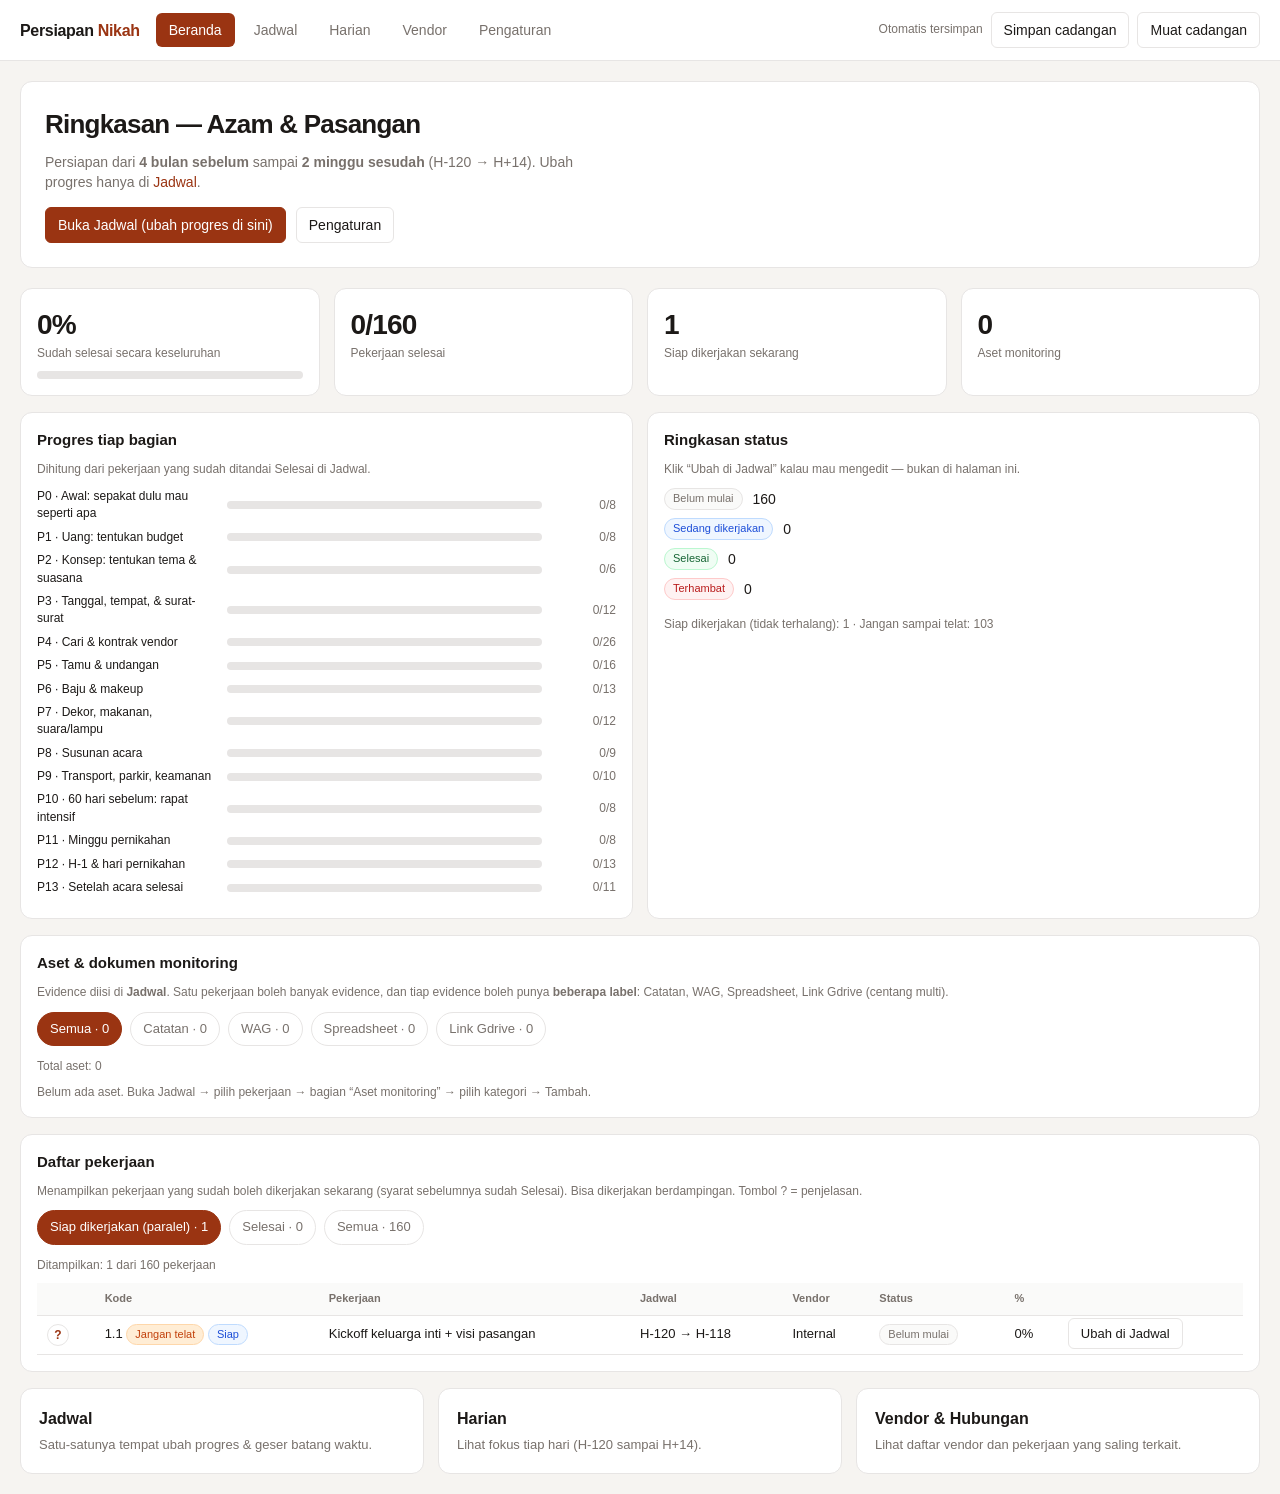
<file: index.html>
<!DOCTYPE html>
<html lang="id">
<head>
  <meta charset="UTF-8" />
  <meta name="viewport" content="width=device-width, initial-scale=1" />
  <title>Persiapan Nikah — Beranda</title>
  <link rel="stylesheet" href="css/app.css" />
</head>
<body class="wp-shell">
  <main class="wp-main" id="app">
    <section class="wp-hero">
      <h1 id="hero-title">Persiapan Pernikahan</h1>
      <p id="hero-desc">
        Halaman ini hanya menampilkan ringkasan. Untuk mengubah progres, buka halaman Jadwal.
      </p>
      <div class="row" style="margin-top:14px">
        <a class="btn btn-primary" href="gantt.html">Buka Jadwal (ubah progres di sini)</a>
        <a class="btn" href="settings.html">Pengaturan</a>
      </div>
    </section>

    <div class="grid grid-4" id="stats"></div>
    <div style="height:16px"></div>

    <div class="grid grid-2">
      <section class="card">
        <h2>Progres tiap bagian</h2>
        <p class="view-only-note">Dihitung dari pekerjaan yang sudah ditandai Selesai di Jadwal.</p>
        <div id="phase-bars"></div>
      </section>
      <section class="card">
        <h2>Ringkasan status</h2>
        <p class="view-only-note">Klik “Ubah di Jadwal” kalau mau mengedit — bukan di halaman ini.</p>
        <div id="status-summary" class="grid" style="gap:8px"></div>
      </section>
    </div>

    <div style="height:16px"></div>

    <section class="card">
      <h2>Aset & dokumen monitoring</h2>
      <p class="view-only-note">
        Evidence diisi di <strong>Jadwal</strong>. Satu pekerjaan boleh banyak evidence,
        dan tiap evidence boleh punya <strong>beberapa label</strong>:
        Catatan, WAG, Spreadsheet, Link Gdrive (centang multi).
      </p>
      <div class="filter-tabs" id="asset-filters" role="tablist">
        <button type="button" data-asset-cat="all" class="active">Semua</button>
        <button type="button" data-asset-cat="catatan">Catatan</button>
        <button type="button" data-asset-cat="wag">WAG</button>
        <button type="button" data-asset-cat="spreadsheet">Spreadsheet</button>
        <button type="button" data-asset-cat="gdrive">Link Gdrive</button>
      </div>
      <p class="filter-count" id="asset-count"></p>
      <div id="assets-empty" class="muted small" hidden>
        Belum ada aset. Buka Jadwal → pilih pekerjaan → bagian “Aset monitoring” → pilih kategori → Tambah.
      </div>
      <div id="assets-by-cat"></div>
    </section>

    <div style="height:16px"></div>

    <section class="card">
      <h2>Daftar pekerjaan</h2>
      <p class="view-only-note" id="list-hint">
        Pilih tampilan di bawah. “Siap dikerjakan” = pekerjaan yang tidak menunggu yang lain (semua syaratnya sudah Selesai), dan ikut berubah otomatis kalau status di Jadwal diubah.
      </p>
      <div class="filter-tabs" id="list-filters" role="tablist">
        <button type="button" data-filter="siap" class="active">Siap dikerjakan (paralel)</button>
        <button type="button" data-filter="selesai">Selesai</button>
        <button type="button" data-filter="semua">Semua</button>
      </div>
      <p class="filter-count" id="list-count"></p>
      <div style="max-height:420px;overflow:auto">
        <table class="table" id="task-table">
          <thead>
            <tr>
              <th></th>
              <th>Kode</th>
              <th>Pekerjaan</th>
              <th>Jadwal</th>
              <th>Vendor</th>
              <th>Status</th>
              <th>%</th>
              <th></th>
            </tr>
          </thead>
          <tbody></tbody>
        </table>
      </div>
    </section>

    <div style="height:16px"></div>
    <div class="grid grid-3">
      <a class="link-card" href="gantt.html"><h3>Jadwal</h3><p>Satu-satunya tempat ubah progres & geser batang waktu.</p></a>
      <a class="link-card" href="daily.html"><h3>Harian</h3><p>Lihat fokus tiap hari (H-120 sampai H+14).</p></a>
      <a class="link-card" href="vendors.html"><h3>Vendor & Hubungan</h3><p>Lihat daftar vendor dan pekerjaan yang saling terkait.</p></a>
    </div>
  </main>

  <script src="js/data.js"></script>
  <script src="js/definitions.js"></script>
  <script src="js/store.js"></script>
  <script src="js/modal.js"></script>
  <script src="js/nav.js"></script>
  <script>
    WPNav.mountNav("home");
    const state = WP.load();
    window.__WP_STATE = state;
    let listFilter = "siap";
    let assetFilter = "all";

    function isReady(task, byId) {
      const deps = task.deps || [];
      if (!deps.length) return true;
      return deps.every((id) => {
        const p = byId[id];
        return p && p.status === "done";
      });
    }

    function filteredTasks() {
      const byId = WP.taskMap(state.tasks);
      if (listFilter === "semua") return state.tasks.slice();
      if (listFilter === "selesai") return state.tasks.filter((t) => t.status === "done");
      return state.tasks.filter((t) => t.status !== "done" && isReady(t, byId));
    }

    function renderAssets() {
      const grouped = WP.assetsByCategory(state);
      const cats =
        assetFilter === "all"
          ? WP.ASSET_CATEGORIES.slice()
          : WP.ASSET_CATEGORIES.filter((c) => c.id === assetFilter);
      const total = WP.listAssets(state).length;
      const shown = cats.reduce((n, c) => n + (grouped[c.id] || []).length, 0);
      document.getElementById("asset-count").textContent =
        assetFilter === "all"
          ? `Total aset: ${total}`
          : `Ditampilkan: ${shown} · kategori ${WP.assetCategoryLabel(assetFilter)}`;

      document.querySelectorAll("#asset-filters button").forEach((btn) => {
        btn.classList.toggle("active", btn.dataset.assetCat === assetFilter);
        const id = btn.dataset.assetCat;
        if (id === "all") btn.textContent = `Semua · ${total}`;
        else {
          const label = WP.assetCategoryLabel(id);
          btn.textContent = `${label} · ${(grouped[id] || []).length}`;
        }
      });

      const empty = document.getElementById("assets-empty");
      const root = document.getElementById("assets-by-cat");
      if (!shown) {
        empty.hidden = false;
        root.innerHTML = "";
        return;
      }
      empty.hidden = true;
      root.innerHTML = cats
        .map((c) => {
          const list = grouped[c.id] || [];
          if (!list.length && assetFilter === "all") return "";
          const rows = list.length
            ? list
                .map((a) => {
                  const pills = (a.categories || [])
                    .map((c) => `<span class="pill asset-kind">${WP.assetCategoryLabel(c)}</span>`)
                    .join(" ");
                  const link = a.url
                    ? `<a class="asset-link" href="${a.url}" target="_blank" rel="noopener noreferrer">${a.title}</a>
                       <div class="small muted" style="word-break:break-all">${a.url}</div>`
                    : `<strong>${a.title}</strong>`;
                  return `<tr>
                    <td>
                      <div class="row" style="gap:4px;flex-wrap:wrap;margin-bottom:4px">${pills}</div>
                      ${link}${a.detail ? `<div class="small muted">${a.detail}</div>` : ""}
                    </td>
                    <td>
                      <div class="small"><strong>${a.wbs}</strong> · ${a.taskId}</div>
                      <div>${a.name}</div>
                    </td>
                    <td><span class="pill ${a.status}">${WP.statusLabel(a.status)}</span></td>
                    <td><a class="btn" href="gantt.html?task=${a.taskId}">Ke Jadwal</a></td>
                  </tr>`;
                })
                .join("")
            : `<tr><td colspan="4" class="muted small">Belum ada di kategori ini.</td></tr>`;
          return `
            <div class="asset-cat-block">
              <h3 class="asset-cat-title">${c.label} <span class="muted small">(${list.length})</span></h3>
              <div style="overflow:auto">
                <table class="table">
                  <thead>
                    <tr>
                      <th>Aset</th>
                      <th>Dari pekerjaan</th>
                      <th>Status</th>
                      <th></th>
                    </tr>
                  </thead>
                  <tbody>${rows}</tbody>
                </table>
              </div>
            </div>`;
        })
        .join("");
    }

    function renderList() {
      const show = filteredTasks();
      const hints = {
        siap: "Menampilkan pekerjaan yang sudah boleh dikerjakan sekarang (syarat sebelumnya sudah Selesai). Bisa dikerjakan berdampingan. Tombol ? = penjelasan.",
        selesai: "Menampilkan pekerjaan yang sudah Selesai di Jadwal.",
        semua: "Menampilkan semua pekerjaan. Ubah status hanya di halaman Jadwal.",
      };
      document.getElementById("list-hint").textContent = hints[listFilter];
      document.getElementById("list-count").textContent = `Ditampilkan: ${show.length} dari ${state.tasks.length} pekerjaan`;

      const tb = document.querySelector("#task-table tbody");
      if (!show.length) {
        tb.innerHTML = `<tr><td colspan="8" class="muted">Tidak ada pekerjaan di tampilan ini.</td></tr>`;
        return;
      }
      tb.innerHTML = show
        .map((t) => {
          const byId = WP.taskMap(state.tasks);
          const ready = isReady(t, byId);
          const waiting = (t.deps || []).filter((id) => !(byId[id] && byId[id].status === "done"));
          const waitNote =
            listFilter === "semua" && t.status !== "done" && waiting.length
              ? `<div class="small muted">Menunggu: ${waiting.join(", ")}</div>`
              : "";
          const nAssets = (t.assets || []).length;
          const assetNote = nAssets
            ? `<div class="small muted">${nAssets} aset monitoring</div>`
            : "";
          return `<tr>
            <td><button type="button" class="btn-info" data-id="${t.id}">?</button></td>
            <td>${t.wbs}${t.cp ? ' <span class="pill cp">Jangan telat</span>' : ""}${
              ready && t.status !== "done" ? ' <span class="pill doing">Siap</span>' : ""
            }</td>
            <td>${t.name}${waitNote}${assetNote}</td>
            <td class="small">${WP.labelDay(t.start)} → ${WP.labelDay(t.end)}</td>
            <td>${t.vendor}</td>
            <td><span class="pill ${t.status}">${WP.statusLabel(t.status)}</span></td>
            <td>${t.progress}%</td>
            <td><a class="btn" href="gantt.html?task=${t.id}">Ubah di Jadwal</a></td>
          </tr>`;
        })
        .join("");

      tb.querySelectorAll(".btn-info").forEach((btn) => {
        btn.onclick = () => WPModal.openDefinition(btn.dataset.id);
      });
    }

    function render() {
      const s = WP.stats(state);
      const pct = s.total ? Math.round((s.done / s.total) * 100) : 0;
      const byId = WP.taskMap(state.tasks);
      const readyN = state.tasks.filter((t) => t.status !== "done" && isReady(t, byId)).length;

      document.getElementById("stats").innerHTML = `
        <div class="card"><div class="stat-val">${pct}%</div><div class="stat-label">Sudah selesai secara keseluruhan</div>
          <div class="progress-bar" style="margin-top:8px"><span style="width:${pct}%"></span></div></div>
        <div class="card"><div class="stat-val">${s.done}/${s.total}</div><div class="stat-label">Pekerjaan selesai</div></div>
        <div class="card"><div class="stat-val">${readyN}</div><div class="stat-label">Siap dikerjakan sekarang</div></div>
        <div class="card"><div class="stat-val">${s.assetCount || 0}</div><div class="stat-label">Aset monitoring</div></div>
      `;

      const names = state.settings.coupleNames || "Pasangan";
      const wd = state.settings.weddingDate ? ` · Hari pernikahan: ${state.settings.weddingDate}` : "";
      document.getElementById("hero-title").textContent = `Ringkasan — ${names}`;
      document.getElementById("hero-desc").innerHTML =
        `Persiapan dari <strong>4 bulan sebelum</strong> sampai <strong>2 minggu sesudah</strong> (H-120 → H+14)${wd}. Ubah progres hanya di <a href="gantt.html">Jadwal</a>.`;

      document.getElementById("phase-bars").innerHTML = Object.keys(state.phases)
        .map((p) => {
          const list = state.tasks.filter((t) => t.phase === p);
          const done = list.filter((t) => t.status === "done").length;
          const pctP = list.length ? Math.round((done / list.length) * 100) : 0;
          return `<div class="phase-bar-row">
            <div class="name">${p} · ${state.phases[p]}</div>
            <div class="track"><span style="width:${pctP}%"></span></div>
            <div class="pct">${done}/${list.length}</div>
          </div>`;
        })
        .join("");

      document.getElementById("status-summary").innerHTML = `
        <div class="row"><span class="pill todo">Belum mulai</span> ${state.tasks.filter((t) => t.status === "todo").length}</div>
        <div class="row"><span class="pill doing">Sedang dikerjakan</span> ${s.doing}</div>
        <div class="row"><span class="pill done">Selesai</span> ${s.done}</div>
        <div class="row"><span class="pill blocked">Terhambat</span> ${s.blocked}</div>
        <div class="small muted" style="margin-top:8px">Siap dikerjakan (tidak terhalang): ${readyN} · Jangan sampai telat: ${s.cp}</div>
      `;

      document.querySelectorAll("#list-filters button").forEach((btn) => {
        btn.classList.toggle("active", btn.dataset.filter === listFilter);
        const n =
          btn.dataset.filter === "siap"
            ? readyN
            : btn.dataset.filter === "selesai"
              ? s.done
              : state.tasks.length;
        const base =
          btn.dataset.filter === "siap"
            ? "Siap dikerjakan (paralel)"
            : btn.dataset.filter === "selesai"
              ? "Selesai"
              : "Semua";
        btn.textContent = `${base} · ${n}`;
      });

      renderAssets();
      renderList();
    }

    document.getElementById("list-filters").onclick = (e) => {
      const btn = e.target.closest("button[data-filter]");
      if (!btn) return;
      listFilter = btn.dataset.filter;
      render();
    };

    document.getElementById("asset-filters").onclick = (e) => {
      const btn = e.target.closest("button[data-asset-cat]");
      if (!btn) return;
      assetFilter = btn.dataset.assetCat;
      renderAssets();
    };

    render();
  </script>
</body>
</html>
</file>
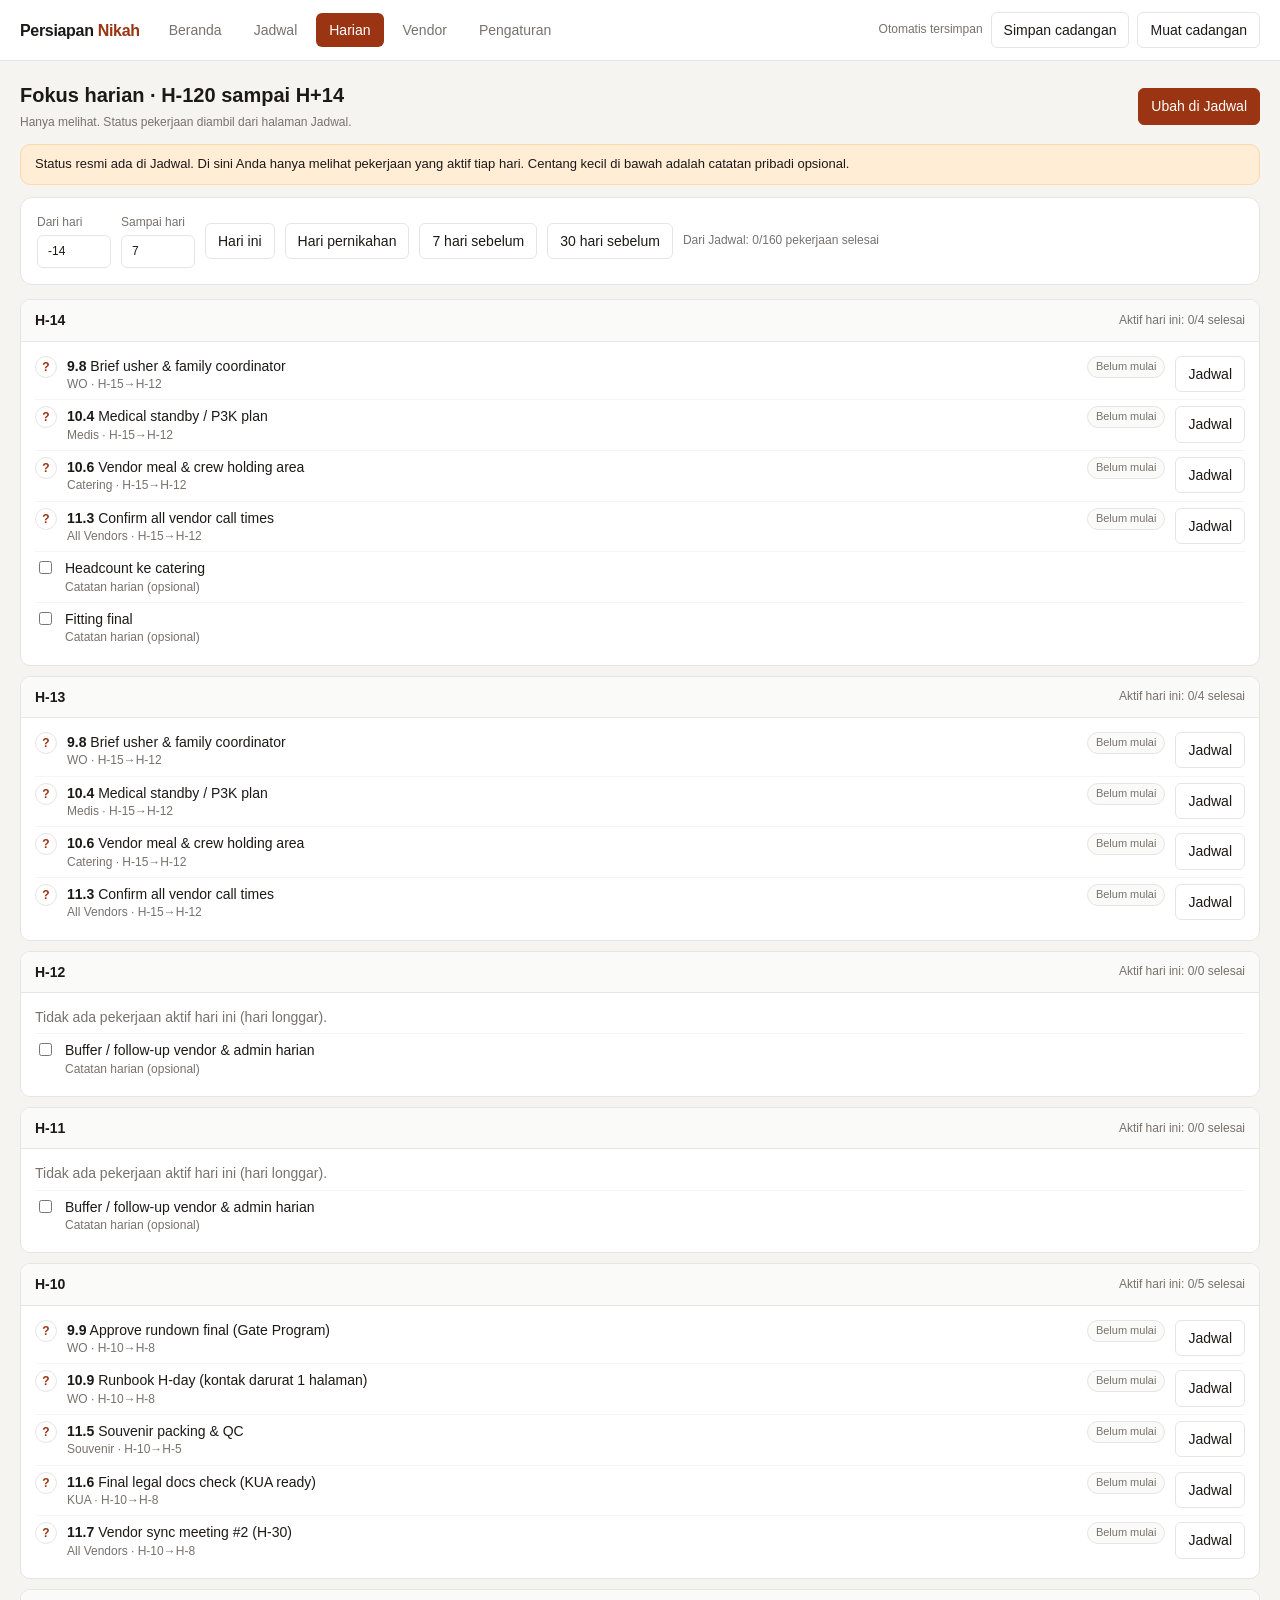
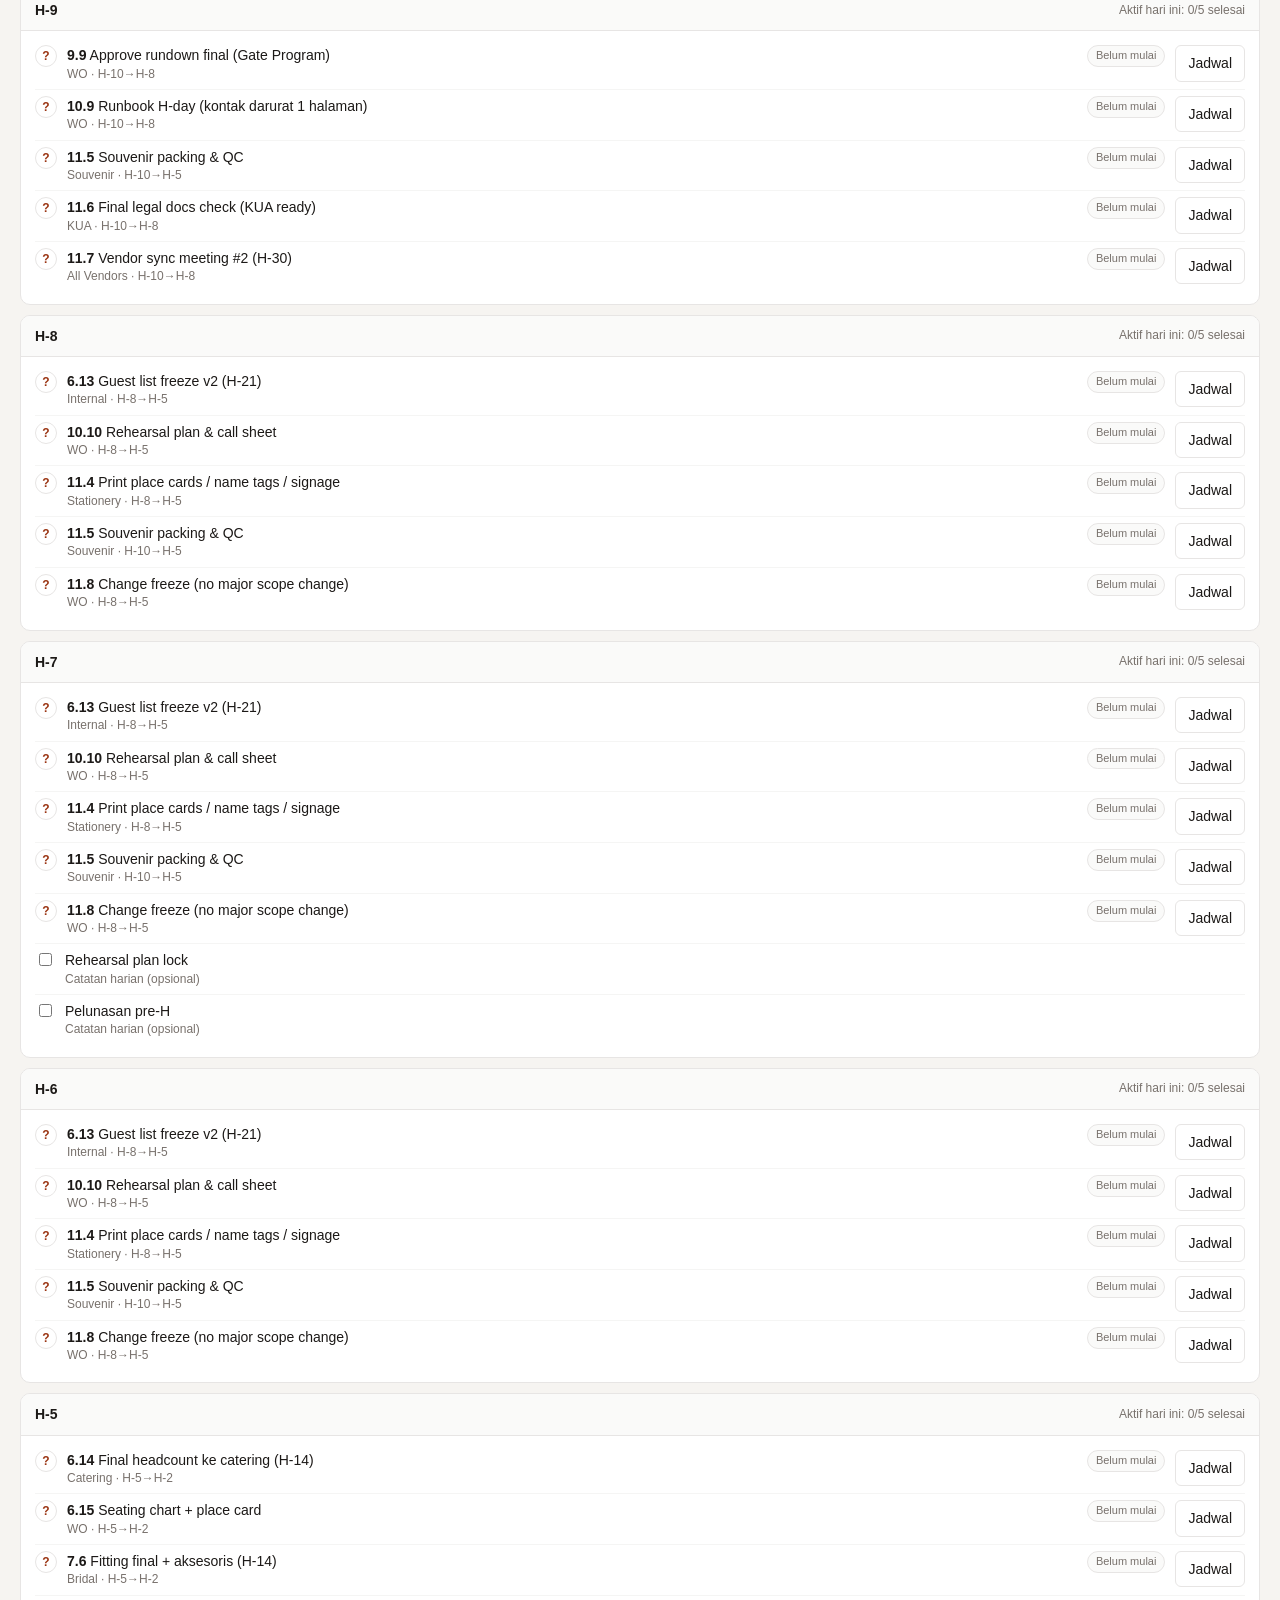
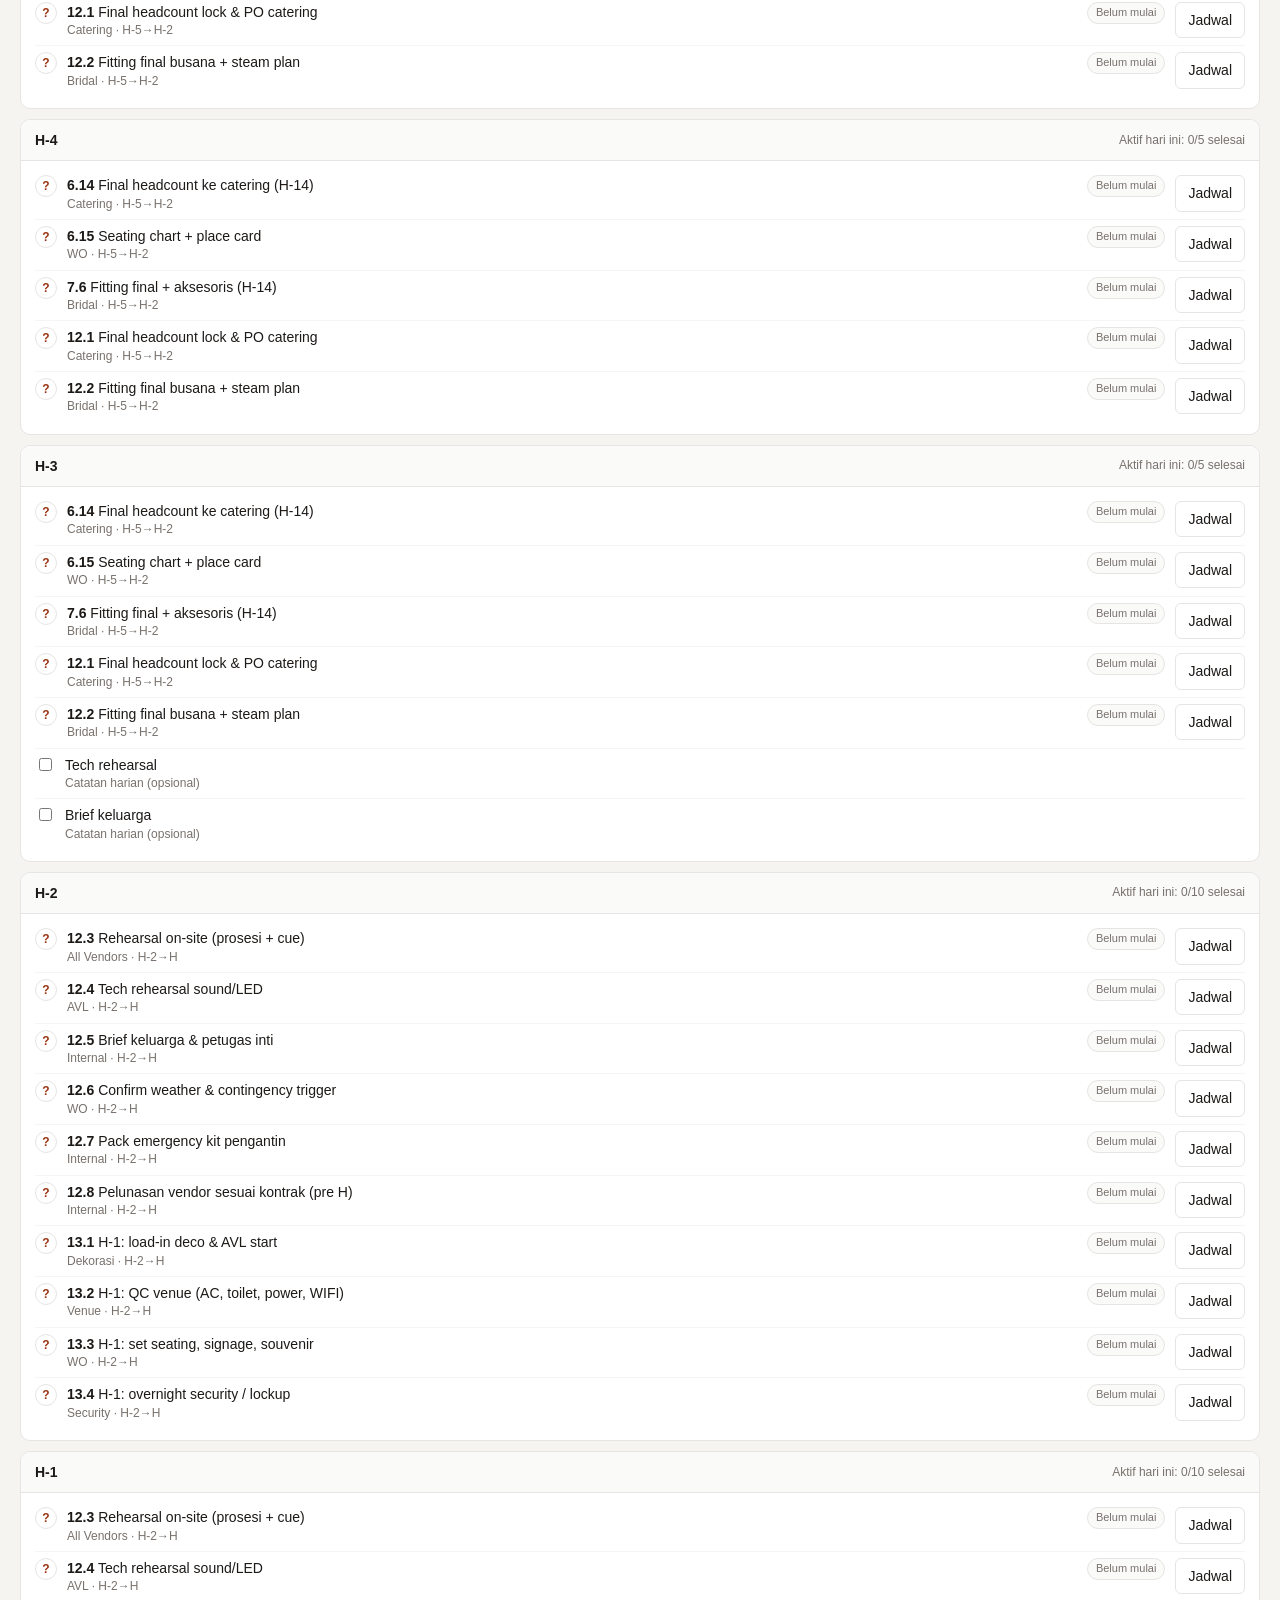
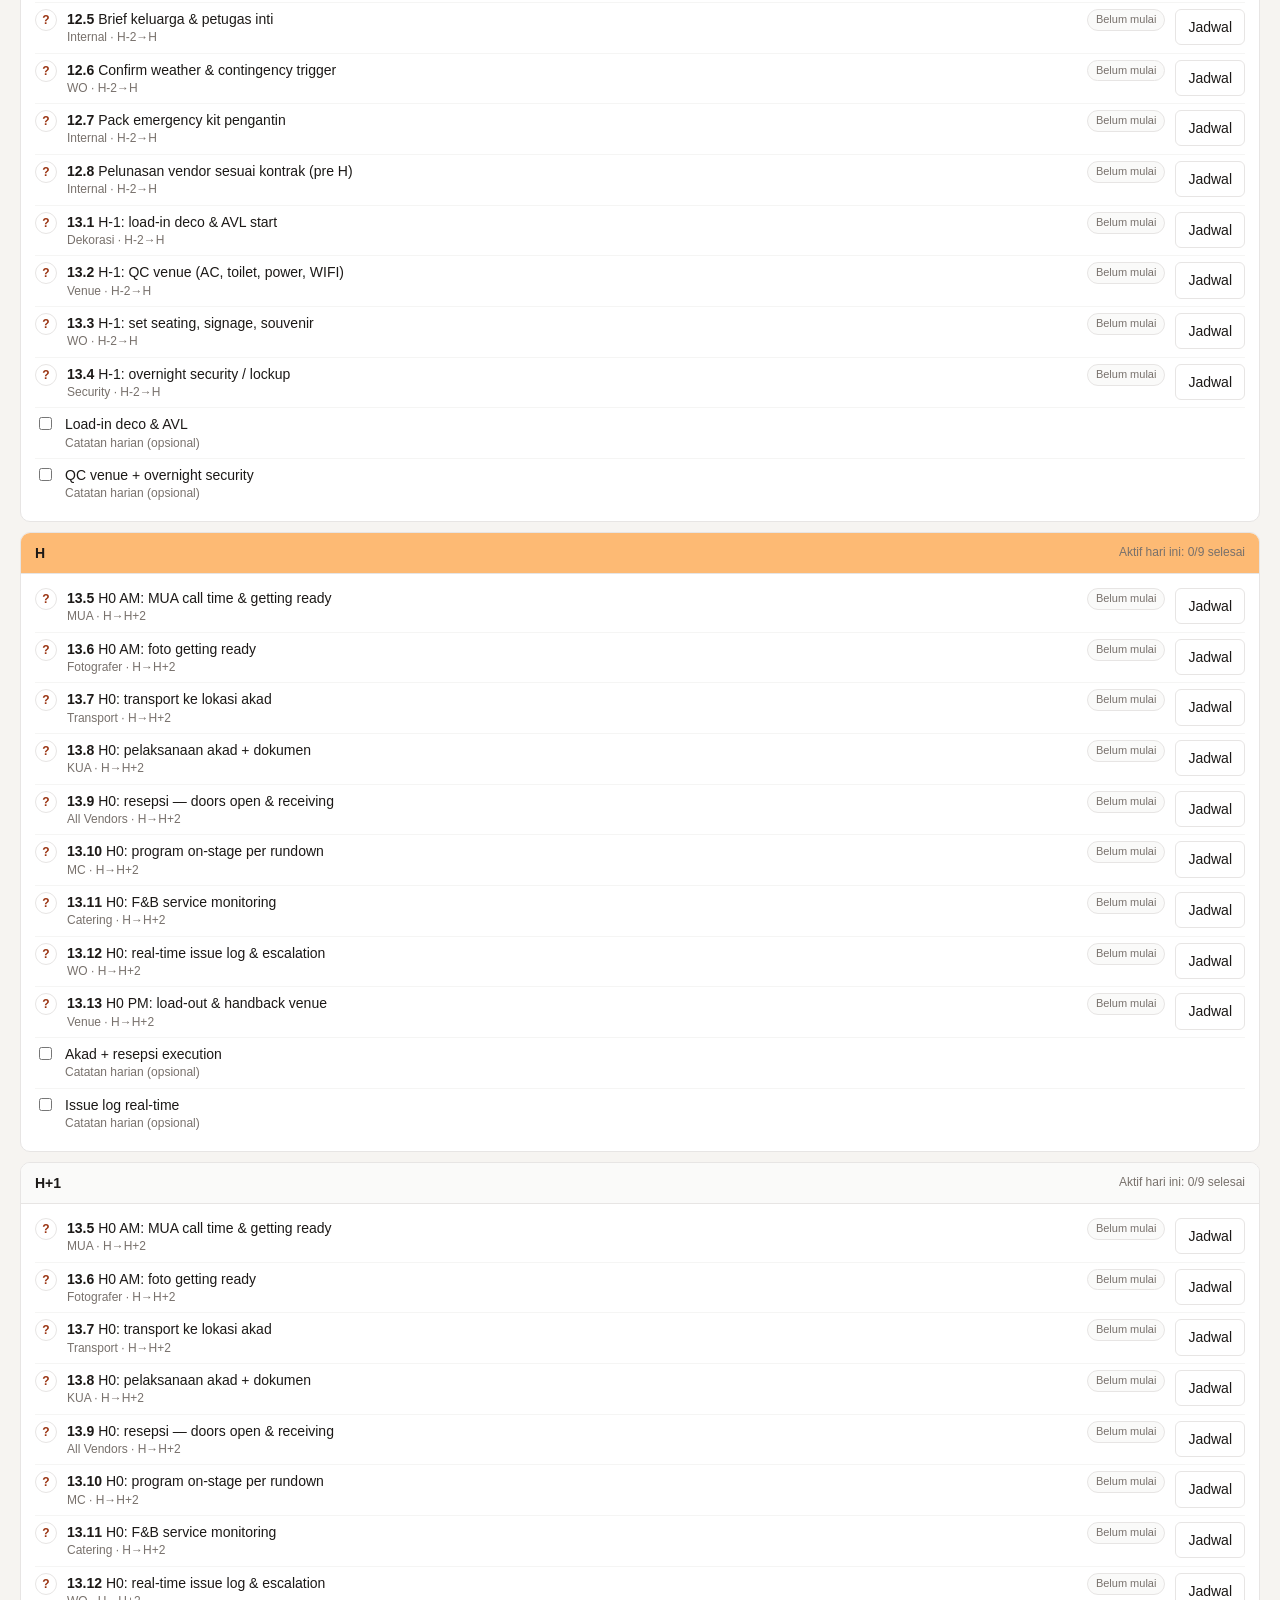
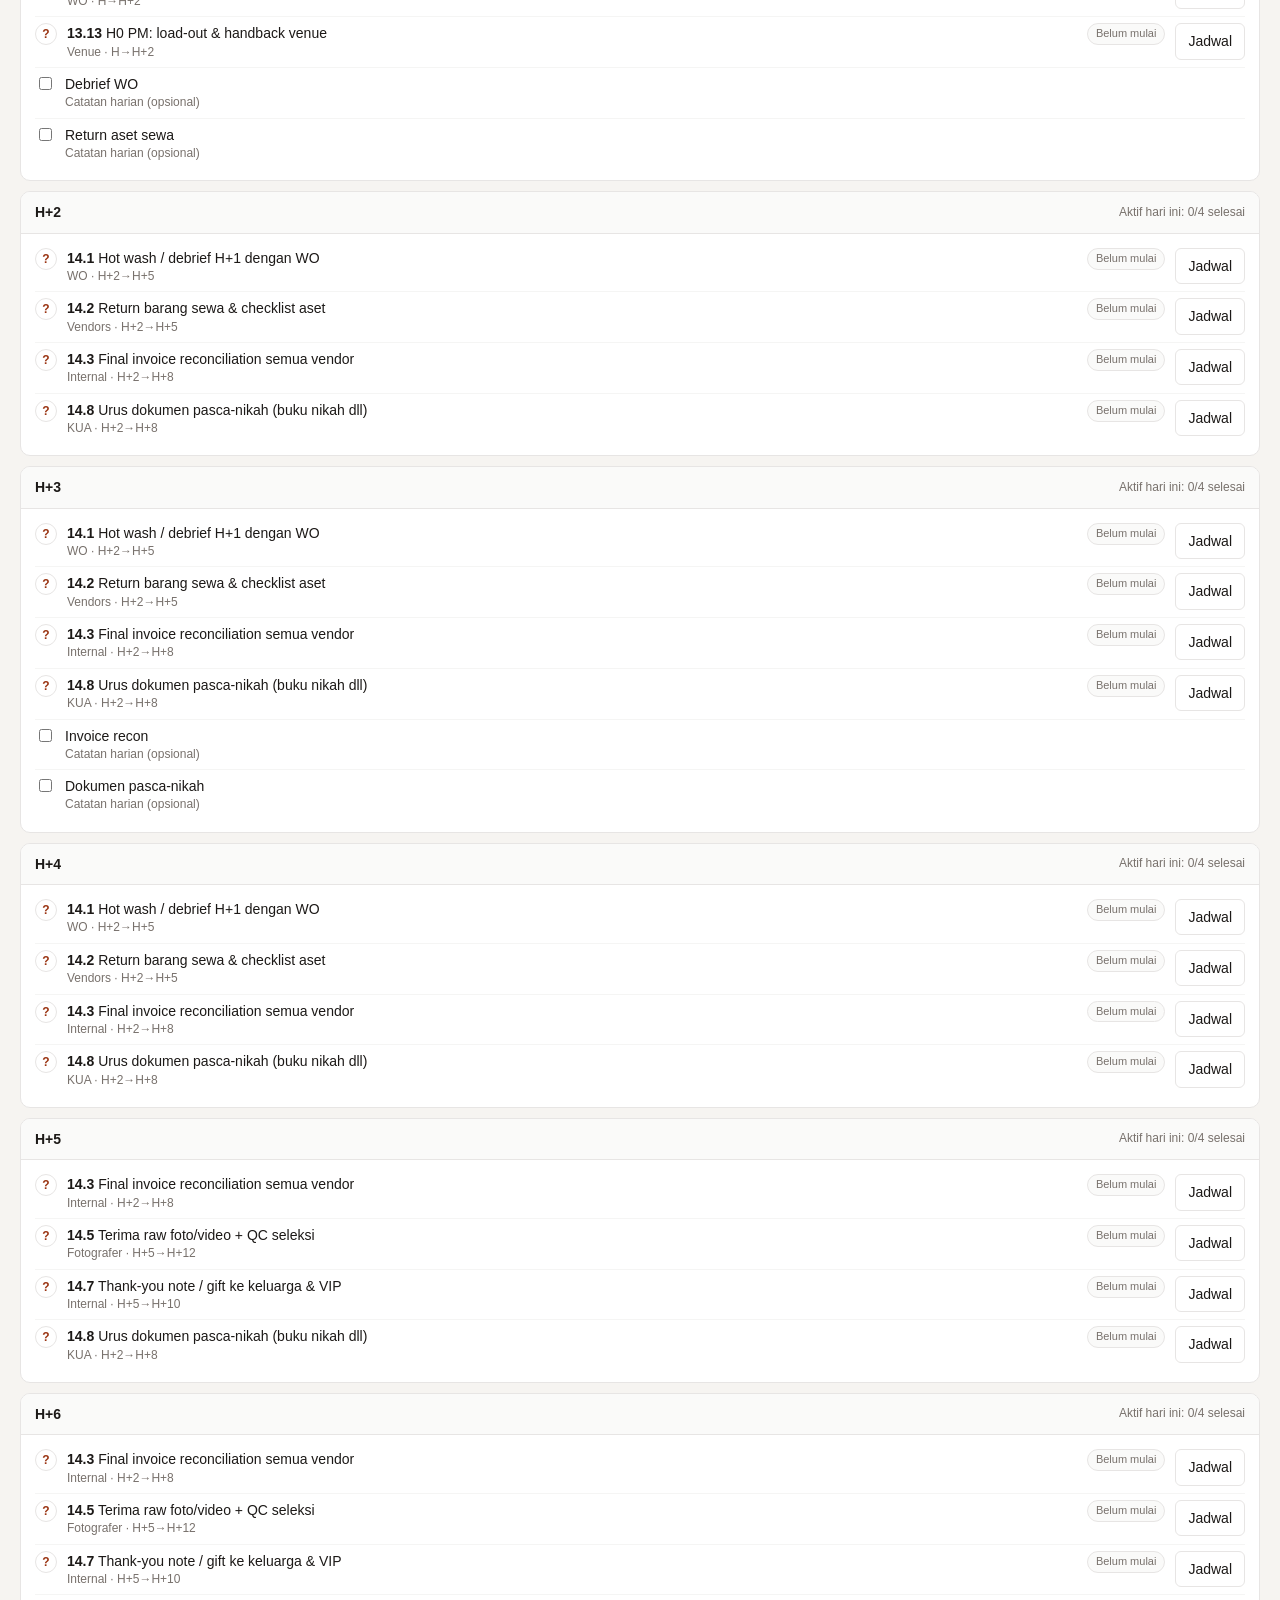
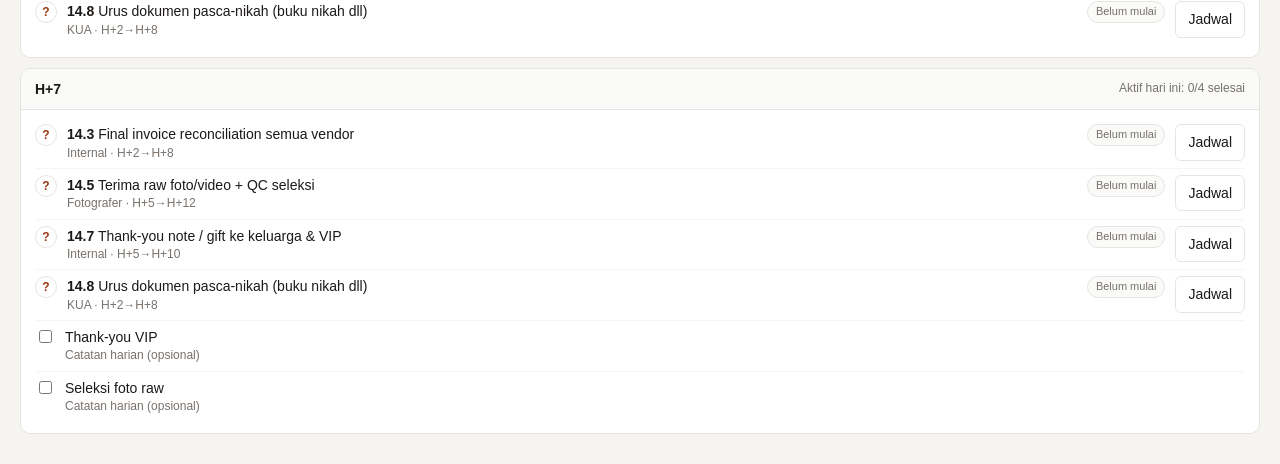
<file: daily.html>
<!DOCTYPE html>
<html lang="id">
<head>
  <meta charset="UTF-8" />
  <meta name="viewport" content="width=device-width, initial-scale=1" />
  <title>Persiapan Nikah — Harian</title>
  <link rel="stylesheet" href="css/app.css" />
</head>
<body class="wp-shell">
  <main class="wp-main">
    <div class="row" style="justify-content:space-between;margin-bottom:12px">
      <div>
        <h1 style="margin:0;font-size:20px">Fokus harian · H-120 sampai H+14</h1>
        <p class="muted small" style="margin:4px 0 0">
          Hanya melihat. Status pekerjaan diambil dari halaman Jadwal.
        </p>
      </div>
      <a class="btn btn-primary" href="gantt.html">Ubah di Jadwal</a>
    </div>

    <div class="hub-banner">
      Status resmi ada di Jadwal. Di sini Anda hanya melihat pekerjaan yang aktif tiap hari.
      Centang kecil di bawah adalah catatan pribadi opsional.
    </div>

    <div class="card" style="margin-bottom:14px">
      <div class="row">
        <label class="field">Dari hari
          <input type="number" id="from" value="-14" min="-120" max="14" />
        </label>
        <label class="field">Sampai hari
          <input type="number" id="to" value="7" min="-120" max="14" />
        </label>
        <button class="btn" type="button" id="jump-today">Hari ini</button>
        <button class="btn" type="button" id="jump-h">Hari pernikahan</button>
        <button class="btn" type="button" id="jump-h7">7 hari sebelum</button>
        <button class="btn" type="button" id="jump-h30">30 hari sebelum</button>
        <span class="small muted" id="daily-progress"></span>
      </div>
    </div>

    <div id="list"></div>
  </main>

  <script src="js/data.js"></script>
  <script src="js/definitions.js"></script>
  <script src="js/store.js"></script>
  <script src="js/modal.js"></script>
  <script src="js/nav.js"></script>
  <script>
    WPNav.mountNav("daily");
    let state = WP.load();
    window.__WP_STATE = state;

    function persistDailyOnly() {
      WP.save(state);
    }

    function todayRel() {
      if (!state.settings.weddingDate) return null;
      const h = new Date(state.settings.weddingDate + "T12:00:00");
      const now = new Date();
      now.setHours(12, 0, 0, 0);
      return Math.round((now - h) / 86400000);
    }

    function updateProgress() {
      const done = state.tasks.filter((t) => t.status === "done").length;
      document.getElementById("daily-progress").textContent =
        `Dari Jadwal: ${done}/${state.tasks.length} pekerjaan selesai`;
    }

    function render() {
      const from = Number(document.getElementById("from").value);
      const to = Number(document.getElementById("to").value);
      const today = todayRel();
      const root = document.getElementById("list");
      const days = state.daily.filter((d) => d.day >= from && d.day <= to);
      root.innerHTML = days
        .map((d) => {
          const abs = WP.absDate(state.settings, d.day);
          const activeTasks = state.tasks.filter((t) => t.start <= d.day && d.day < t.end);
          const doneN = activeTasks.filter((t) => t.status === "done").length;
          const cls = ["checklist-day", d.day === 0 ? "harih" : "", today === d.day ? "today" : ""].join(" ");
          return `
          <section class="${cls}" data-day="${d.day}" id="day-${d.day}">
            <header>
              <strong>${WP.labelDay(d.day)}${abs ? " · " + abs : ""}</strong>
              <span class="small muted">Aktif hari ini: ${doneN}/${activeTasks.length} selesai</span>
            </header>
            <ul>
              ${
                activeTasks.length
                  ? activeTasks
                      .map(
                        (t) => `<li>
                          <button type="button" class="btn-info" data-id="${t.id}">?</button>
                          <div style="flex:1">
                            <div><strong>${t.wbs}</strong> ${t.name}</div>
                            <div class="small muted">${t.vendor} · ${WP.labelDay(t.start)}→${WP.labelDay(t.end)}</div>
                          </div>
                          <span class="pill ${t.status}">${WP.statusLabel(t.status)}</span>
                          <a class="btn" href="gantt.html?task=${t.id}">Jadwal</a>
                        </li>`
                      )
                      .join("")
                  : `<li><div class="muted">Tidak ada pekerjaan aktif hari ini (hari longgar).</div></li>`
              }
              ${d.items
                .filter((it) => !it.taskId)
                .map(
                  (it) => `<li>
                    <input type="checkbox" data-day="${d.day}" data-id="${it.id}" ${it.done ? "checked" : ""} />
                    <div><div>${it.text}</div><div class="small muted">Catatan harian (opsional)</div></div>
                  </li>`
                )
                .join("")}
            </ul>
          </section>`;
        })
        .join("");

      root.querySelectorAll(".btn-info").forEach((btn) => {
        btn.onclick = () => WPModal.openDefinition(btn.dataset.id);
      });
      root.querySelectorAll('input[type="checkbox"]').forEach((cb) => {
        cb.onchange = () => {
          const day = state.daily.find((x) => x.day === Number(cb.dataset.day));
          const item = day.items.find((i) => i.id === cb.dataset.id);
          item.done = cb.checked;
          persistDailyOnly();
          WP.toast("Catatan harian disimpan");
        };
      });
      updateProgress();
    }

    function jump(day) {
      document.getElementById("from").value = Math.max(-120, day - 3);
      document.getElementById("to").value = Math.min(14, day + 7);
      render();
      setTimeout(() => {
        const el = document.getElementById("day-" + day);
        if (el) el.scrollIntoView({ behavior: "smooth", block: "start" });
      }, 50);
    }

    document.getElementById("from").onchange = render;
    document.getElementById("to").onchange = render;
    document.getElementById("jump-h").onclick = () => jump(0);
    document.getElementById("jump-h7").onclick = () => jump(-7);
    document.getElementById("jump-h30").onclick = () => jump(-30);
    document.getElementById("jump-today").onclick = () => {
      const t = todayRel();
      if (t == null) {
        alert("Isi dulu tanggal hari pernikahan di Pengaturan, supaya 'Hari ini' bisa dihitung.");
        return;
      }
      jump(Math.max(-120, Math.min(14, t)));
    };

    render();
  </script>
</body>
</html>
</file>
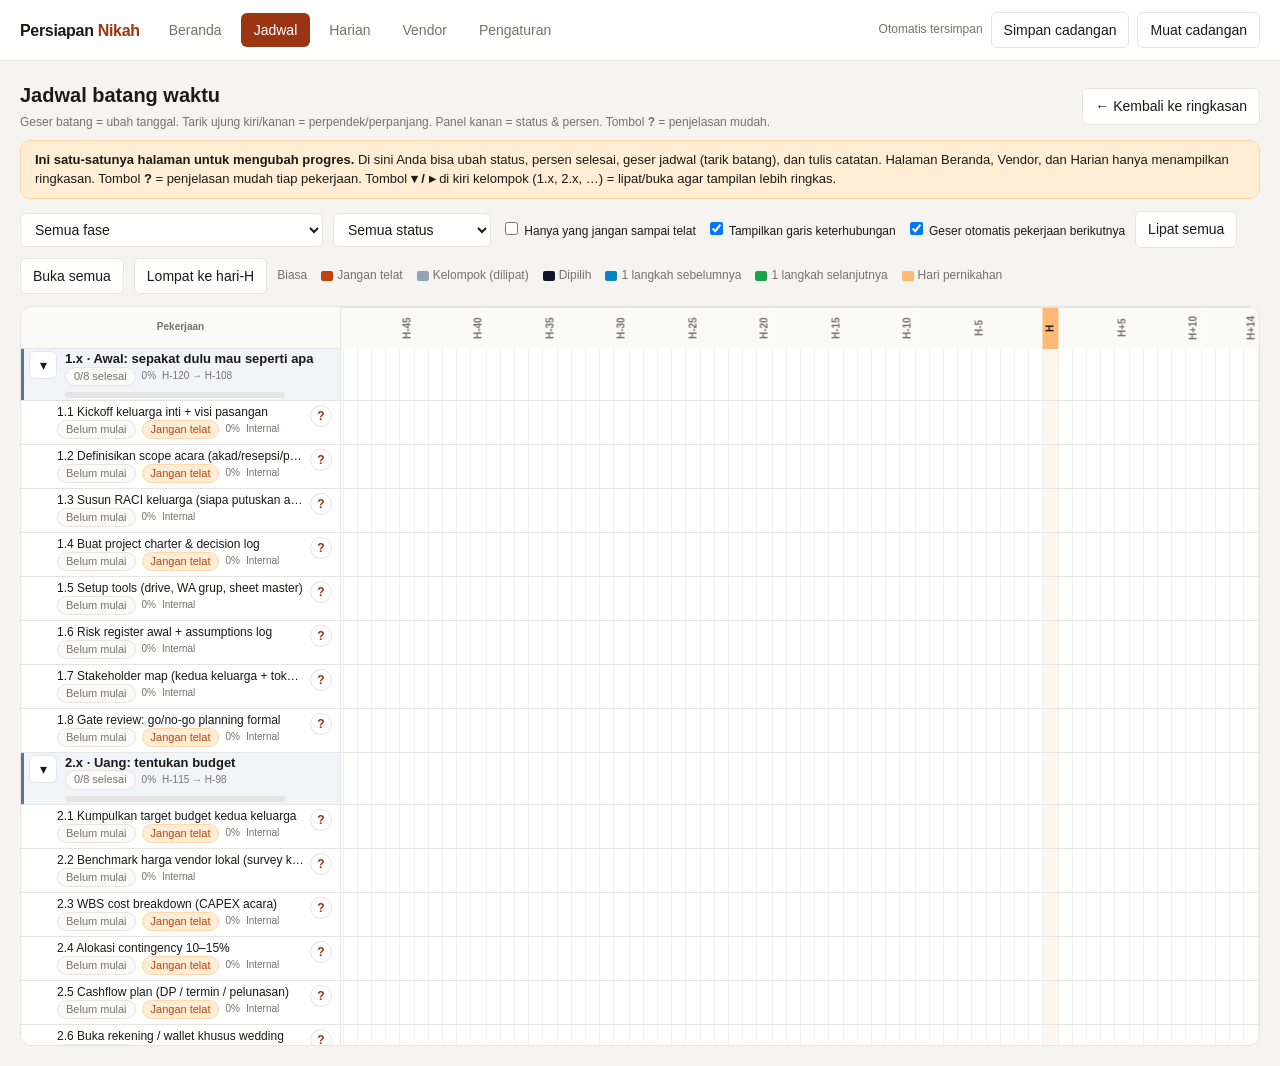
<file: gantt.html>
<!DOCTYPE html>
<html lang="id">
<head>
  <meta charset="UTF-8" />
  <meta name="viewport" content="width=device-width, initial-scale=1" />
  <title>Persiapan Nikah — Jadwal</title>
  <link rel="stylesheet" href="css/app.css" />
</head>
<body class="wp-shell">
  <main class="wp-main wide">
    <div class="row" style="justify-content:space-between;margin-bottom:8px">
      <div>
        <h1 style="margin:0;font-size:20px">Jadwal batang waktu</h1>
        <p class="muted small" style="margin:4px 0 0">
          Geser batang = ubah tanggal. Tarik ujung kiri/kanan = perpendek/perpanjang.
          Panel kanan = status & persen. Tombol <strong>?</strong> = penjelasan mudah.
        </p>
      </div>
      <a class="btn" href="index.html">← Kembali ke ringkasan</a>
    </div>
    <div id="gantt-root"></div>
  </main>
  <script src="js/data.js"></script>
  <script src="js/definitions.js"></script>
  <script src="js/store.js"></script>
  <script src="js/modal.js"></script>
  <script src="js/nav.js"></script>
  <script src="js/gantt.js"></script>
  <script>
    WPNav.mountNav("gantt");
    WPGantt.initGantt(document.getElementById("gantt-root"));
  </script>
</body>
</html>
</file>
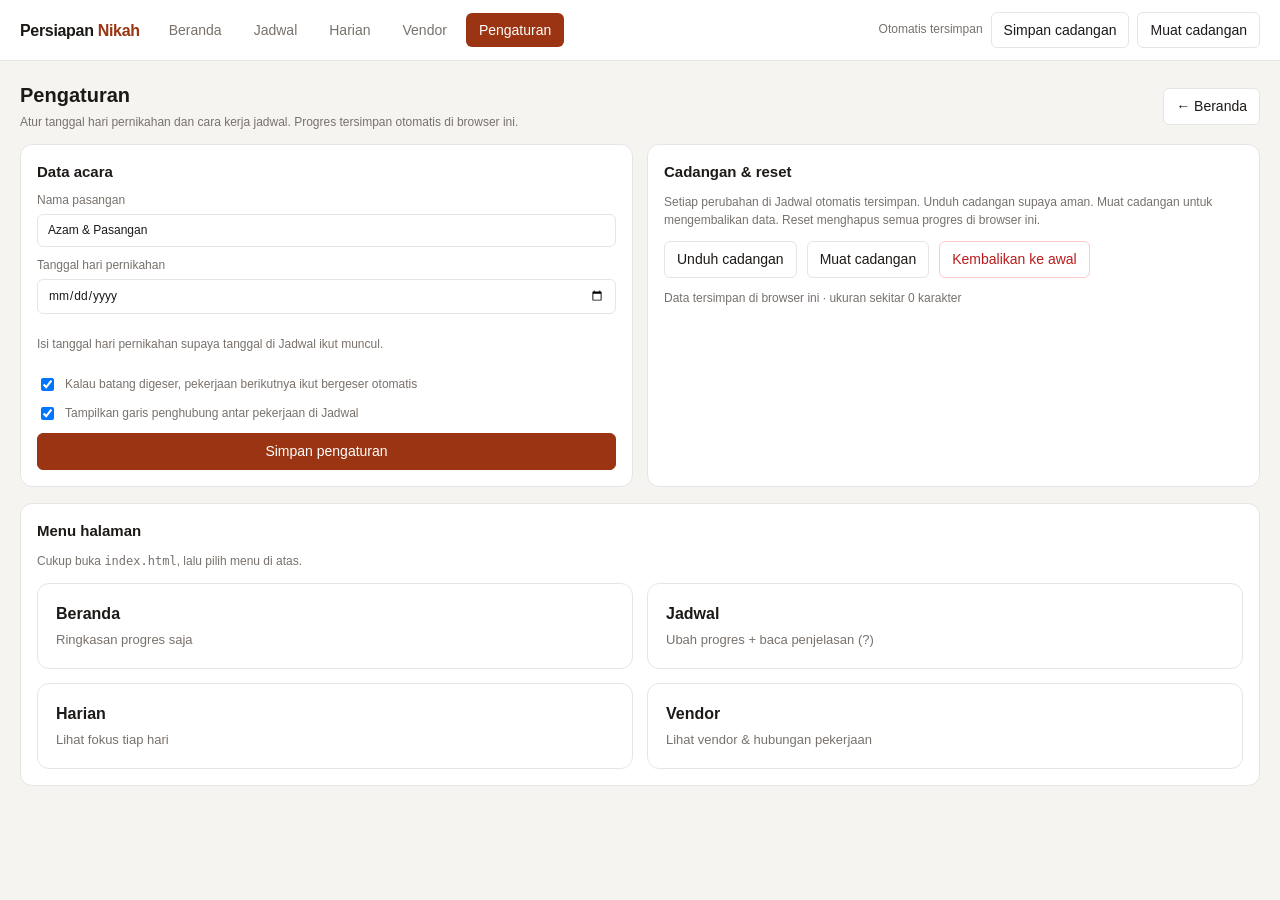
<file: settings.html>
<!DOCTYPE html>
<html lang="id">
<head>
  <meta charset="UTF-8" />
  <meta name="viewport" content="width=device-width, initial-scale=1" />
  <title>Persiapan Nikah — Pengaturan</title>
  <link rel="stylesheet" href="css/app.css" />
</head>
<body class="wp-shell">
  <main class="wp-main">
    <div class="row" style="justify-content:space-between;margin-bottom:12px">
      <div>
        <h1 style="margin:0;font-size:20px">Pengaturan</h1>
        <p class="muted small" style="margin:4px 0 0">
          Atur tanggal hari pernikahan dan cara kerja jadwal. Progres tersimpan otomatis di browser ini.
        </p>
      </div>
      <a class="btn" href="index.html">← Beranda</a>
    </div>

    <div class="grid grid-2">
      <section class="card">
        <h2>Data acara</h2>
        <div class="grid" style="gap:10px">
          <label class="field">Nama pasangan
            <input type="text" id="names" />
          </label>
          <label class="field">Tanggal hari pernikahan
            <input type="date" id="wedding" />
          </label>
          <p class="small muted" id="range-hint"></p>
          <label class="field row" style="flex-direction:row;align-items:center;gap:8px">
            <input type="checkbox" id="auto" />
            Kalau batang digeser, pekerjaan berikutnya ikut bergeser otomatis
          </label>
          <label class="field row" style="flex-direction:row;align-items:center;gap:8px">
            <input type="checkbox" id="deps" />
            Tampilkan garis penghubung antar pekerjaan di Jadwal
          </label>
          <button class="btn btn-primary" type="button" id="save">Simpan pengaturan</button>
        </div>
      </section>

      <section class="card">
        <h2>Cadangan & reset</h2>
        <p class="small muted">
          Setiap perubahan di Jadwal otomatis tersimpan. Unduh cadangan supaya aman.
          Muat cadangan untuk mengembalikan data. Reset menghapus semua progres di browser ini.
        </p>
        <div class="row" style="margin-top:12px">
          <button class="btn" type="button" id="export">Unduh cadangan</button>
          <label class="btn" style="cursor:pointer;margin:0">
            Muat cadangan
            <input type="file" id="import" accept="application/json,.json" hidden />
          </label>
          <button class="btn btn-danger" type="button" id="reset">Kembalikan ke awal</button>
        </div>
        <p class="small muted" style="margin-top:12px" id="storage-info"></p>
      </section>
    </div>

    <div style="height:16px"></div>

    <section class="card">
      <h2>Menu halaman</h2>
      <p class="small muted">Cukup buka <code>index.html</code>, lalu pilih menu di atas.</p>
      <div class="grid grid-2" style="margin-top:10px">
        <a class="link-card" href="index.html"><h3>Beranda</h3><p>Ringkasan progres saja</p></a>
        <a class="link-card" href="gantt.html"><h3>Jadwal</h3><p>Ubah progres + baca penjelasan (?)</p></a>
        <a class="link-card" href="daily.html"><h3>Harian</h3><p>Lihat fokus tiap hari</p></a>
        <a class="link-card" href="vendors.html"><h3>Vendor</h3><p>Lihat vendor & hubungan pekerjaan</p></a>
      </div>
    </section>
  </main>

  <script src="js/data.js"></script>
  <script src="js/store.js"></script>
  <script src="js/nav.js"></script>
  <script>
    WPNav.mountNav("settings");
    let state = WP.load();
    window.__WP_STATE = state;

    function fill() {
      document.getElementById("names").value = state.settings.coupleNames || "";
      document.getElementById("wedding").value = state.settings.weddingDate || "";
      document.getElementById("auto").checked = !!state.settings.autoReschedule;
      document.getElementById("deps").checked = state.settings.showDeps !== false;
      const start = WP.absDate(state.settings, -120);
      const end = WP.absDate(state.settings, 14);
      document.getElementById("range-hint").textContent = state.settings.weddingDate
        ? `Kalender kerja: ${start} (H-120) sampai ${end} (H+14)`
        : "Isi tanggal hari pernikahan supaya tanggal di Jadwal ikut muncul.";
      try {
        const raw = localStorage.getItem(WP.KEY) || "";
        document.getElementById("storage-info").textContent =
          `Data tersimpan di browser ini · ukuran sekitar ${raw.length.toLocaleString()} karakter`;
      } catch {
        document.getElementById("storage-info").textContent = "Penyimpanan browser tidak tersedia";
      }
    }

    document.getElementById("save").onclick = () => {
      state.settings.coupleNames = document.getElementById("names").value.trim() || "Pasangan";
      state.settings.weddingDate = document.getElementById("wedding").value;
      state.settings.autoReschedule = document.getElementById("auto").checked;
      state.settings.showDeps = document.getElementById("deps").checked;
      WP.save(state);
      window.__WP_STATE = state;
      fill();
      WP.toast("Pengaturan disimpan");
    };

    document.getElementById("wedding").onchange = () => {
      const tmp = { ...state.settings, weddingDate: document.getElementById("wedding").value };
      const start = WP.absDate(tmp, -120);
      const end = WP.absDate(tmp, 14);
      document.getElementById("range-hint").textContent = tmp.weddingDate
        ? `Pratinjau: ${start} sampai ${end}`
        : "Isi tanggal hari pernikahan supaya tanggal di Jadwal ikut muncul.";
    };

    document.getElementById("export").onclick = () => {
      const blob = new Blob([WP.exportJson(state)], { type: "application/json" });
      const a = document.createElement("a");
      a.href = URL.createObjectURL(blob);
      a.download = "cadangan-persiapan-nikah.json";
      a.click();
    };

    document.getElementById("import").onchange = async (e) => {
      const f = e.target.files && e.target.files[0];
      if (!f) return;
      try {
        state = WP.importJson(await f.text());
        window.__WP_STATE = state;
        fill();
        WP.toast("Cadangan berhasil dimuat");
      } catch (err) {
        alert("Gagal memuat: " + err.message);
      }
    };

    document.getElementById("reset").onclick = () => {
      if (!confirm("Yakin kembalikan ke awal? Semua progres di browser ini hilang (kecuali Anda sudah unduh cadangan).")) return;
      state = WP.reset();
      window.__WP_STATE = state;
      fill();
      WP.toast("Sudah dikembalikan ke awal");
    };

    fill();
  </script>
</body>
</html>
</file>
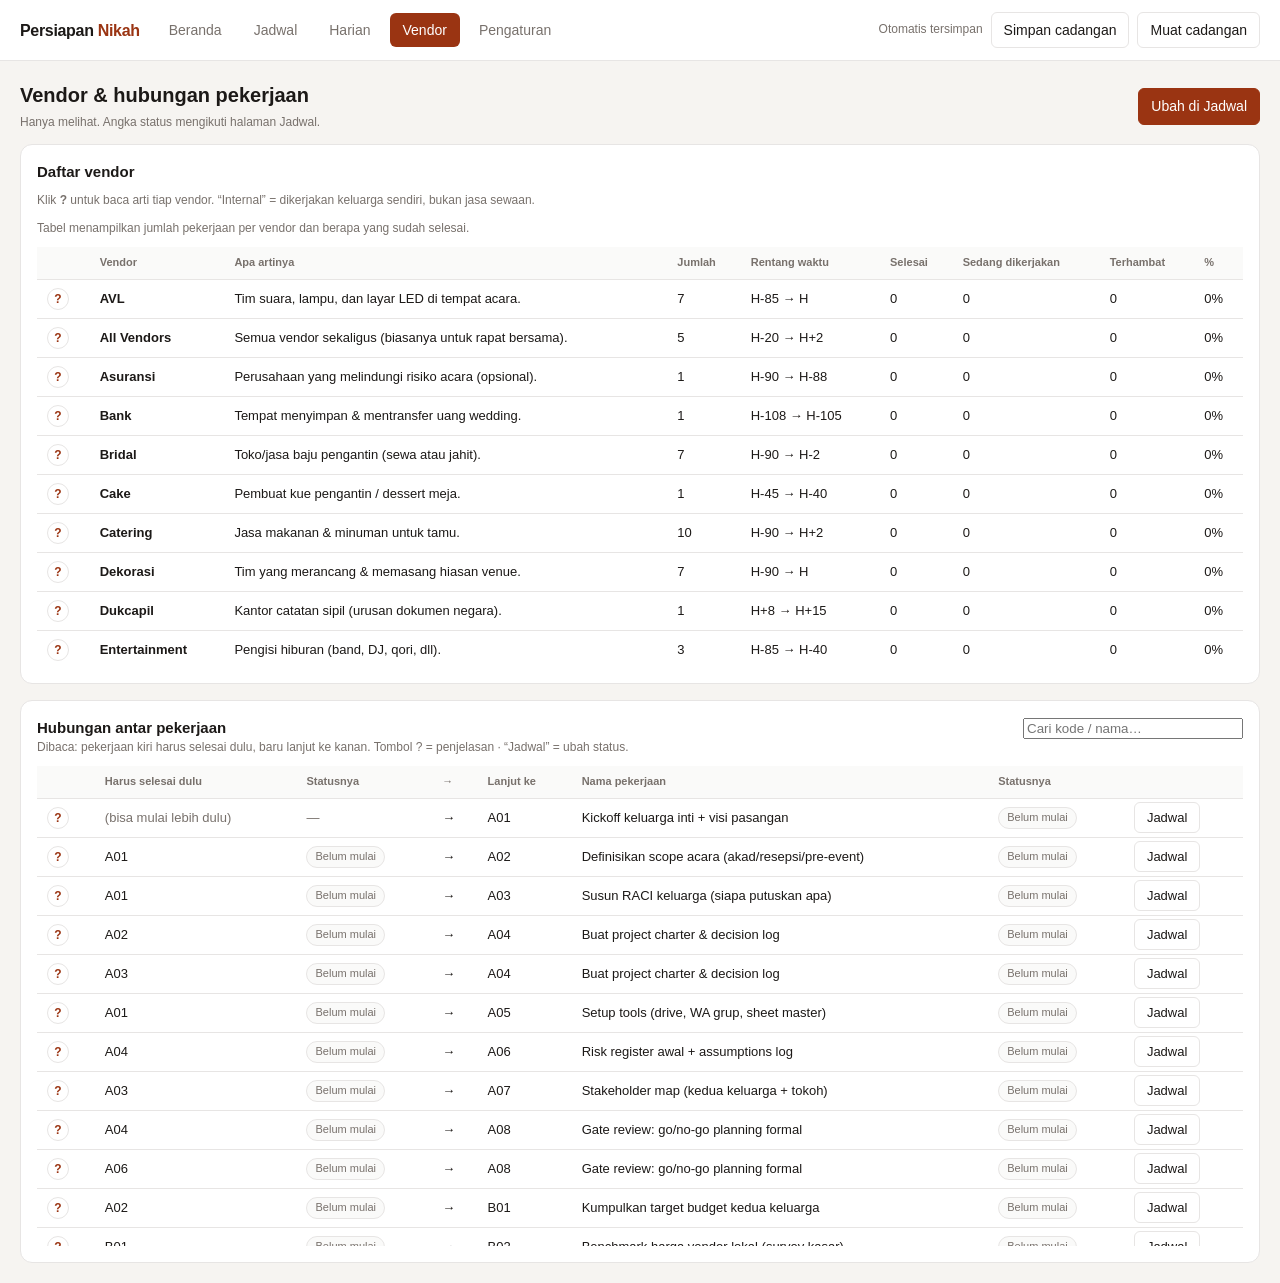
<file: vendors.html>
<!DOCTYPE html>
<html lang="id">
<head>
  <meta charset="UTF-8" />
  <meta name="viewport" content="width=device-width, initial-scale=1" />
  <title>Persiapan Nikah — Vendor</title>
  <link rel="stylesheet" href="css/app.css" />
</head>
<body class="wp-shell">
  <main class="wp-main">
    <div class="row" style="justify-content:space-between;margin-bottom:12px">
      <div>
        <h1 style="margin:0;font-size:20px">Vendor & hubungan pekerjaan</h1>
        <p class="muted small" style="margin:4px 0 0">
          Hanya melihat. Angka status mengikuti halaman Jadwal.
        </p>
      </div>
      <a class="btn btn-primary" href="gantt.html">Ubah di Jadwal</a>
    </div>

    <section class="card" style="margin-bottom:16px">
      <h2>Daftar vendor</h2>
      <p class="view-only-note">
        Klik <strong>?</strong> untuk baca arti tiap vendor. “Internal” = dikerjakan keluarga sendiri, bukan jasa sewaan.
      </p>
      <p class="view-only-note">Tabel menampilkan jumlah pekerjaan per vendor dan berapa yang sudah selesai.</p>
      <div style="overflow:auto;max-height:420px">
        <table class="table" id="vendor-table">
          <thead>
            <tr>
              <th></th>
              <th>Vendor</th>
              <th>Apa artinya</th>
              <th>Jumlah</th>
              <th>Rentang waktu</th>
              <th>Selesai</th>
              <th>Sedang dikerjakan</th>
              <th>Terhambat</th>
              <th>%</th>
            </tr>
          </thead>
          <tbody></tbody>
        </table>
      </div>
    </section>

    <section class="card">
      <div class="row" style="justify-content:space-between">
        <h2 style="margin:0">Hubungan antar pekerjaan</h2>
        <input type="search" id="dep-q" placeholder="Cari kode / nama…" style="min-width:220px" />
      </div>
      <p class="view-only-note">
        Dibaca: pekerjaan kiri harus selesai dulu, baru lanjut ke kanan.
        Tombol ? = penjelasan · “Jadwal” = ubah status.
      </p>
      <div style="overflow:auto;max-height:480px;margin-top:10px">
        <table class="table" id="dep-table">
          <thead>
            <tr>
              <th></th>
              <th>Harus selesai dulu</th>
              <th>Statusnya</th>
              <th>→</th>
              <th>Lanjut ke</th>
              <th>Nama pekerjaan</th>
              <th>Statusnya</th>
              <th></th>
            </tr>
          </thead>
          <tbody></tbody>
        </table>
      </div>
    </section>
  </main>

  <script src="js/data.js"></script>
  <script src="js/definitions.js"></script>
  <script src="js/vendor-defs.js"></script>
  <script src="js/store.js"></script>
  <script src="js/modal.js"></script>
  <script src="js/nav.js"></script>
  <script>
    WPNav.mountNav("vendors");
    const state = WP.load();
    window.__WP_STATE = state;

    function vendorInfo(name) {
      const d = (window.WP_VENDOR_DEFS || {})[name];
      return (
        d || {
          singkat: "Jenis pihak terkait pekerjaan ini.",
          detail: "Belum ada definisi khusus. Umumnya pihak yang terlibat dalam pekerjaan terkait nama ini.",
        }
      );
    }

    function openVendorDef(name) {
      const d = vendorInfo(name);
      // pakai modal yang sama pola dengan penjelasan task
      let backdrop = document.getElementById("wp-vendor-modal");
      if (!backdrop) {
        backdrop = document.createElement("div");
        backdrop.id = "wp-vendor-modal";
        backdrop.className = "wp-modal-backdrop";
        backdrop.innerHTML = `
          <div class="wp-modal" role="dialog" aria-modal="true">
            <header>
              <div>
                <div class="small muted">Definisi vendor</div>
                <h2 id="wp-vendor-title"></h2>
              </div>
              <button type="button" class="btn" id="wp-vendor-close">Tutup</button>
            </header>
            <div id="wp-vendor-body"></div>
          </div>`;
        document.body.appendChild(backdrop);
        backdrop.addEventListener("click", (e) => {
          if (e.target === backdrop) backdrop.hidden = true;
        });
        backdrop.querySelector("#wp-vendor-close").onclick = () => {
          backdrop.hidden = true;
        };
        document.addEventListener("keydown", (e) => {
          if (e.key === "Escape") backdrop.hidden = true;
        });
      }
      backdrop.querySelector("#wp-vendor-title").textContent = name;
      backdrop.querySelector("#wp-vendor-body").innerHTML = `
        <div class="def-block"><h4>Singkat</h4><p>${d.singkat}</p></div>
        <div class="def-block"><h4>Penjelasan</h4><p>${d.detail}</p></div>
      `;
      backdrop.hidden = false;
    }

    function renderVendors() {
      const by = {};
      state.tasks.forEach((t) => {
        if (!by[t.vendor]) by[t.vendor] = [];
        by[t.vendor].push(t);
      });
      document.querySelector("#vendor-table tbody").innerHTML = Object.keys(by)
        .sort()
        .map((v) => {
          const list = by[v];
          const start = Math.min(...list.map((t) => t.start));
          const end = Math.max(...list.map((t) => t.end));
          const done = list.filter((t) => t.status === "done").length;
          const pct = Math.round((done / list.length) * 100);
          const info = vendorInfo(v);
          return `<tr>
            <td><button type="button" class="btn-info btn-vendor" data-vendor="${v}">?</button></td>
            <td><strong>${v}</strong></td>
            <td class="small">${info.singkat}</td>
            <td>${list.length}</td>
            <td>${WP.labelDay(start)} → ${WP.labelDay(end)}</td>
            <td>${done}</td>
            <td>${list.filter((t) => t.status === "doing").length}</td>
            <td>${list.filter((t) => t.status === "blocked").length}</td>
            <td>${pct}%</td>
          </tr>`;
        })
        .join("");

      document.querySelectorAll(".btn-vendor").forEach((btn) => {
        btn.onclick = () => openVendorDef(btn.dataset.vendor);
      });
    }

    function renderDeps() {
      const q = (document.getElementById("dep-q").value || "").toLowerCase();
      const map = WP.taskMap(state.tasks);
      const links = [];
      state.tasks.forEach((t) => {
        if (!t.deps || !t.deps.length) {
          links.push({ pred: null, succ: t });
          return;
        }
        t.deps.forEach((d) => links.push({ pred: map[d], succ: t }));
      });
      const filtered = links.filter((l) => {
        if (!q) return true;
        const blob = [l.pred && l.pred.id, l.pred && l.pred.name, l.succ.id, l.succ.name]
          .filter(Boolean)
          .join(" ")
          .toLowerCase();
        return blob.includes(q);
      });
      document.querySelector("#dep-table tbody").innerHTML = filtered
        .slice(0, 400)
        .map((l) => {
          const predCell = l.pred
            ? `<td>${l.pred.id}</td><td><span class="pill ${l.pred.status}">${WP.statusLabel(l.pred.status)}</span></td>`
            : `<td class="muted">(bisa mulai lebih dulu)</td><td class="muted">—</td>`;
          return `<tr>
            <td><button type="button" class="btn-info" data-id="${l.succ.id}">?</button></td>
            ${predCell}
            <td>→</td>
            <td>${l.succ.id}</td>
            <td>${l.succ.name}</td>
            <td><span class="pill ${l.succ.status}">${WP.statusLabel(l.succ.status)}</span></td>
            <td><a class="btn" href="gantt.html?task=${l.succ.id}">Jadwal</a></td>
          </tr>`;
        })
        .join("");

      document.querySelectorAll("#dep-table .btn-info").forEach((btn) => {
        btn.onclick = () => WPModal.openDefinition(btn.dataset.id);
      });
    }

    document.getElementById("dep-q").oninput = renderDeps;
    renderVendors();
    renderDeps();
  </script>
</body>
</html>
</file>
<file: css/app.css>
:root {
  --bg: #f6f4f1;
  --surface: #ffffff;
  --ink: #1c1917;
  --muted: #78716c;
  --line: #e7e5e4;
  --accent: #9a3412;
  --accent-soft: #ffedd5;
  --cp: #c2410c;
  --bar: #1e3a5f;
  --bar-cp: #c2410c;
  --ok: #166534;
  --warn: #a16207;
  --bad: #b91c1c;
  --doing: #1d4ed8;
  --hari: #fdba74;
  --label-w: 320px;
  --row-h: 44px;
  --day-w: 14px;
  --font: "Segoe UI", "Helvetica Neue", Arial, sans-serif;
}

* { box-sizing: border-box; }
html, body {
  margin: 0;
  padding: 0;
  background: var(--bg);
  color: var(--ink);
  font-family: var(--font);
  font-size: 14px;
  line-height: 1.45;
}
a { color: var(--accent); text-decoration: none; }
a:hover { text-decoration: underline; }

.wp-shell { min-height: 100vh; display: flex; flex-direction: column; }
.wp-top {
  background: var(--surface);
  border-bottom: 1px solid var(--line);
  padding: 12px 20px;
  display: flex;
  gap: 16px;
  align-items: center;
  flex-wrap: wrap;
  position: sticky;
  top: 0;
  z-index: 40;
}
.wp-brand { font-weight: 700; font-size: 16px; color: var(--ink); letter-spacing: -0.02em; }
.wp-brand span { color: var(--accent); }
.wp-nav { display: flex; gap: 6px; flex-wrap: wrap; flex: 1; }
.wp-nav a {
  padding: 6px 12px;
  border-radius: 6px;
  color: var(--muted);
  text-decoration: none;
  border: 1px solid transparent;
}
.wp-nav a:hover { background: var(--accent-soft); color: var(--accent); }
.wp-nav a.active {
  background: var(--accent);
  color: #fff;
}
.wp-top-actions { display: flex; gap: 8px; align-items: center; flex-wrap: wrap; }
.wp-main { padding: 20px; max-width: 1400px; margin: 0 auto; width: 100%; }
.wp-main.wide { max-width: none; }

.wp-hero {
  background: var(--surface);
  border: 1px solid var(--line);
  border-radius: 12px;
  padding: 24px;
  margin-bottom: 20px;
}
.wp-hero h1 { margin: 0 0 8px; font-size: 26px; letter-spacing: -0.03em; }
.wp-hero p { margin: 0; color: var(--muted); max-width: 70ch; }

.grid { display: grid; gap: 14px; }
.grid-4 { grid-template-columns: repeat(4, minmax(0, 1fr)); }
.grid-3 { grid-template-columns: repeat(3, minmax(0, 1fr)); }
.grid-2 { grid-template-columns: repeat(2, minmax(0, 1fr)); }
@media (max-width: 900px) {
  .grid-4, .grid-3, .grid-2 { grid-template-columns: 1fr; }
}

.card {
  background: var(--surface);
  border: 1px solid var(--line);
  border-radius: 12px;
  padding: 16px;
}
.card h2, .card h3 { margin: 0 0 10px; font-size: 15px; }
.stat-val { font-size: 28px; font-weight: 700; letter-spacing: -0.03em; }
.stat-label { color: var(--muted); font-size: 12px; }

.btn {
  appearance: none;
  border: 1px solid var(--line);
  background: var(--surface);
  color: var(--ink);
  padding: 7px 12px;
  border-radius: 6px;
  cursor: pointer;
  font: inherit;
}
.btn:hover { border-color: #a8a29e; }
.btn-primary { background: var(--accent); border-color: var(--accent); color: #fff; }
.btn-primary:hover { filter: brightness(1.05); }
.btn-ghost { background: transparent; }
.btn-danger { color: var(--bad); border-color: #fecaca; }

input[type="text"], input[type="date"], input[type="number"], select, textarea {
  font: inherit;
  border: 1px solid var(--line);
  border-radius: 6px;
  padding: 7px 10px;
  background: #fff;
  color: var(--ink);
}
label.field { display: flex; flex-direction: column; gap: 4px; font-size: 12px; color: var(--muted); }
.row { display: flex; gap: 10px; align-items: center; flex-wrap: wrap; }
.muted { color: var(--muted); }
.small { font-size: 12px; }

.pill {
  display: inline-flex;
  align-items: center;
  padding: 2px 8px;
  border-radius: 999px;
  font-size: 11px;
  border: 1px solid var(--line);
  background: #fafaf9;
}
.pill.todo { color: var(--muted); }
.pill.doing { color: var(--doing); border-color: #bfdbfe; background: #eff6ff; }
.pill.done { color: var(--ok); border-color: #bbf7d0; background: #f0fdf4; }
.pill.blocked { color: var(--bad); border-color: #fecaca; background: #fef2f2; }
.pill.cp { color: var(--cp); border-color: #fed7aa; background: var(--accent-soft); }

.link-card {
  display: block;
  background: var(--surface);
  border: 1px solid var(--line);
  border-radius: 12px;
  padding: 18px;
  color: inherit;
  text-decoration: none;
  transition: border-color .15s;
}
.link-card:hover { border-color: var(--accent); text-decoration: none; }
.link-card h3 { margin: 0 0 6px; font-size: 16px; }
.link-card p { margin: 0; color: var(--muted); font-size: 13px; }

/* Gantt */
.gantt-toolbar {
  display: flex;
  gap: 10px;
  flex-wrap: wrap;
  align-items: center;
  margin-bottom: 12px;
}
.gantt-wrap {
  background: var(--surface);
  border: 1px solid var(--line);
  border-radius: 12px;
  overflow: auto;
  max-height: calc(100vh - 160px);
  position: relative;
}
.gantt-table { border-collapse: separate; border-spacing: 0; min-width: 100%; }
.gantt-table th, .gantt-table td {
  border-bottom: 1px solid var(--line);
  vertical-align: middle;
  padding: 0;
}
.gantt-table thead th {
  position: sticky;
  top: 0;
  z-index: 5;
  background: #fafaf9;
  font-size: 10px;
  font-weight: 600;
  color: var(--muted);
  height: 42px;
}
.gantt-table tbody tr {
  height: var(--row-h);
}
.gantt-table tbody td {
  height: var(--row-h);
  max-height: var(--row-h);
  overflow: hidden;
  vertical-align: middle;
  box-sizing: border-box;
}
.gantt-table .sticky-left {
  position: sticky;
  left: 0;
  z-index: 6;
  background: var(--surface);
  border-right: 1px solid var(--line);
}
.gantt-table thead .sticky-left { z-index: 7; background: #fafaf9; }
.meta-cell {
  width: var(--label-w);
  min-width: var(--label-w);
  max-width: var(--label-w);
  padding: 2px 8px !important;
  height: var(--row-h);
  max-height: var(--row-h);
}
.meta-cell .title {
  font-size: 12px;
  font-weight: 600;
  white-space: nowrap;
  overflow: hidden;
  text-overflow: ellipsis;
  line-height: 1.2;
}
.meta-cell .sub {
  font-size: 10px;
  color: var(--muted);
  display: flex;
  gap: 6px;
  align-items: center;
  flex-wrap: nowrap;
  overflow: hidden;
  white-space: nowrap;
  line-height: 1.2;
}
.meta-cell .sub .pill { flex-shrink: 0; }
.day-h {
  width: var(--day-w);
  min-width: var(--day-w);
  text-align: center;
  writing-mode: vertical-rl;
  transform: rotate(180deg);
  font-size: 9px;
}
.day-h.hari { background: var(--hari); color: var(--ink); }
.day-cell {
  width: var(--day-w);
  min-width: var(--day-w);
  height: var(--row-h) !important;
  max-height: var(--row-h);
  padding: 0 !important;
  position: relative;
  background-image: linear-gradient(to right, transparent calc(100% - 1px), #f0f0f0 calc(100% - 1px));
}
.day-cell.hari { background-color: #fff7ed; }
.bar-row { position: relative; height: var(--row-h); }
.bar {
  position: absolute;
  top: 8px;
  height: 20px;
  border-radius: 4px;
  background: var(--bar);
  cursor: grab;
  z-index: 2;
  display: flex;
  align-items: center;
  justify-content: center;
  color: #fff;
  font-size: 10px;
  user-select: none;
  touch-action: none;
}
.bar.cp { background: var(--bar-cp); }
.bar.done { opacity: 0.55; }
.bar:active { cursor: grabbing; }
.bar.group-bar {
  background: #cbd5e1;
  cursor: pointer;
  overflow: hidden;
  z-index: 3;
}
.bar.group-bar.cp { background: #fed7aa; }
.bar.group-bar.open {
  opacity: 0.45;
  height: 10px !important;
}
.bar.group-bar .bar-fill {
  position: absolute;
  left: 0;
  top: 0;
  bottom: 0;
  background: var(--bar);
  border-radius: 4px 0 0 4px;
  pointer-events: none;
}
.bar.group-bar.cp .bar-fill { background: var(--bar-cp); }
.bar.group-bar .bar-label {
  position: relative;
  z-index: 1;
  text-shadow: 0 1px 2px rgba(15, 23, 42, 0.35);
}
.bar.group-bar.open .bar-label { font-size: 0; }

.btn-collapse {
  flex-shrink: 0;
  width: 28px;
  height: 28px;
  border: 1px solid var(--line);
  background: #fff;
  border-radius: 6px;
  cursor: pointer;
  font-size: 14px;
  line-height: 1;
  color: var(--ink);
  padding: 0;
}
.btn-collapse:hover { background: #f5f5f4; border-color: #a8a29e; }

.gantt-group-row .meta-cell {
  background: #f1f5f9 !important;
}
.gantt-group-row .sticky-left {
  background: #f1f5f9 !important;
  box-shadow: inset 3px 0 0 #64748b;
}
.gantt-group-row.is-collapsed .meta-cell,
.gantt-group-row.is-collapsed .sticky-left {
  background: #e2e8f0 !important;
}
.gantt-group-row .title {
  font-weight: 700;
  font-size: 13px;
}
.group-progress-track {
  margin-top: 6px;
  height: 6px;
  background: #e7e5e4;
  border-radius: 99px;
  overflow: hidden;
  max-width: 220px;
}
.group-progress-track > span {
  display: block;
  height: 100%;
  background: var(--bar);
  border-radius: 99px;
}
.gantt-task-row .meta-cell .title {
  font-weight: 500;
}
.bar.selected {
  outline: 3px solid #0f172a;
  outline-offset: 2px;
  z-index: 5;
  filter: brightness(1.08);
}
.bar.hl-pred {
  outline: 3px solid #0369a1;
  outline-offset: 2px;
  z-index: 4;
  background: #0284c7 !important;
}
.bar.hl-succ {
  outline: 3px solid #15803d;
  outline-offset: 2px;
  z-index: 4;
  background: #16a34a !important;
}
.gantt-table tbody tr.row-selected td {
  background: #ffedd5 !important;
}
.gantt-table tbody tr.row-selected .sticky-left {
  background: #ffedd5 !important;
  box-shadow: inset 3px 0 0 var(--accent);
}
.gantt-table tbody tr.row-pred td {
  background: #e0f2fe !important;
}
.gantt-table tbody tr.row-pred .sticky-left {
  background: #e0f2fe !important;
  box-shadow: inset 3px 0 0 #0284c7;
}
.gantt-table tbody tr.row-succ td {
  background: #dcfce7 !important;
}
.gantt-table tbody tr.row-succ .sticky-left {
  background: #dcfce7 !important;
  box-shadow: inset 3px 0 0 #16a34a;
}
.legend i.sel { background: #0f172a; }
.legend i.pred { background: #0284c7; }
.legend i.succ { background: #16a34a; }
.bar .handle {
  position: absolute;
  top: 0;
  width: 6px;
  height: 100%;
  cursor: ew-resize;
  background: rgba(255,255,255,.35);
}
.bar .handle.left { left: 0; border-radius: 4px 0 0 4px; }
.bar .handle.right { right: 0; border-radius: 0 4px 4px 0; }

.dep-svg {
  position: absolute;
  inset: 0;
  width: 100%;
  height: 100%;
  pointer-events: none;
  z-index: 1;
  overflow: visible;
}
.dep-svg path {
  fill: none;
  stroke: #a8a29e;
  stroke-width: 1.25;
  marker-end: url(#arrow);
}
.dep-svg path.cp { stroke: var(--cp); }

.side-panel {
  position: fixed;
  top: 64px;
  right: 16px;
  width: min(380px, calc(100vw - 24px));
  max-height: calc(100vh - 88px);
  overflow: auto;
  background: var(--surface);
  border: 1px solid var(--line);
  border-radius: 12px;
  padding: 14px;
  z-index: 30;
  box-shadow: none;
}
.side-panel h3 { margin: 0 0 8px; }
.side-panel .close { float: right; }

.checklist-day {
  border: 1px solid var(--line);
  border-radius: 10px;
  background: var(--surface);
  margin-bottom: 10px;
  overflow: hidden;
}
.checklist-day header {
  display: flex;
  justify-content: space-between;
  align-items: center;
  padding: 10px 14px;
  background: #fafaf9;
  border-bottom: 1px solid var(--line);
  cursor: pointer;
}
.checklist-day ul { list-style: none; margin: 0; padding: 8px 14px 12px; }
.checklist-day li {
  display: flex;
  gap: 10px;
  align-items: flex-start;
  padding: 6px 0;
  border-bottom: 1px solid #f5f5f4;
}
.checklist-day li:last-child { border-bottom: 0; }
.checklist-day.today header { background: var(--accent-soft); }
.checklist-day.harih header { background: var(--hari); }

.table { width: 100%; border-collapse: collapse; }
.table th, .table td {
  text-align: left;
  padding: 8px 10px;
  border-bottom: 1px solid var(--line);
  font-size: 13px;
}
.table th { font-size: 11px; color: var(--muted); background: #fafaf9; position: sticky; top: 0; }

.wp-toast {
  position: fixed;
  bottom: 20px;
  left: 50%;
  transform: translateX(-50%) translateY(20px);
  background: var(--ink);
  color: #fff;
  padding: 8px 14px;
  border-radius: 8px;
  opacity: 0;
  pointer-events: none;
  transition: .2s;
  z-index: 100;
  font-size: 13px;
}
.wp-toast.show { opacity: 1; transform: translateX(-50%) translateY(0); }

.legend { display: flex; gap: 14px; flex-wrap: wrap; font-size: 12px; color: var(--muted); }
.legend i {
  display: inline-block;
  width: 12px;
  height: 10px;
  border-radius: 2px;
  margin-right: 4px;
  vertical-align: middle;
}
.legend i.bar { background: var(--bar); }
.legend i.cp { background: var(--bar-cp); }
.legend i.group { background: #94a3b8; }
.legend i.hari { background: var(--hari); }

.progress-bar {
  height: 8px;
  background: #e7e5e4;
  border-radius: 99px;
  overflow: hidden;
}
.progress-bar > span {
  display: block;
  height: 100%;
  background: var(--accent);
}

/* Definition modal */
.wp-modal-backdrop {
  position: fixed;
  inset: 0;
  background: rgba(28, 25, 23, 0.45);
  z-index: 80;
  display: flex;
  align-items: center;
  justify-content: center;
  padding: 16px;
}
.wp-modal-backdrop[hidden] { display: none !important; }
.wp-modal {
  background: var(--surface);
  border: 1px solid var(--line);
  border-radius: 14px;
  width: min(640px, 100%);
  max-height: min(88vh, 820px);
  overflow: auto;
  padding: 20px 22px 18px;
}
.wp-modal header {
  display: flex;
  justify-content: space-between;
  gap: 12px;
  align-items: flex-start;
  margin-bottom: 12px;
}
.wp-modal header h2 {
  margin: 0;
  font-size: 18px;
  letter-spacing: -0.02em;
}
.wp-modal .def-block { margin: 0 0 14px; }
.wp-modal .def-block h4 {
  margin: 0 0 6px;
  font-size: 12px;
  text-transform: uppercase;
  letter-spacing: 0.04em;
  color: var(--muted);
}
.wp-modal .def-block p,
.wp-modal .def-block li {
  margin: 0;
  font-size: 14px;
  line-height: 1.5;
}
.wp-modal .def-block ol {
  margin: 0;
  padding-left: 0;
  list-style: none;
}
.wp-modal .def-block li { margin-bottom: 6px; }
.wp-modal .step-list li {
  display: grid;
  grid-template-columns: 88px 1fr;
  gap: 10px;
  align-items: start;
  padding: 10px 0;
  border-bottom: 1px solid var(--line);
  margin: 0;
}
.wp-modal .step-list li:last-child { border-bottom: 0; }
.wp-modal .step-num {
  font-size: 11px;
  font-weight: 700;
  color: var(--accent);
  padding-top: 2px;
}
.wp-modal .step-text {
  font-size: 14px;
  line-height: 1.5;
}
.wp-modal.def-wide { width: min(720px, 100%); }
.btn-info {
  width: 22px;
  height: 22px;
  border-radius: 50%;
  border: 1px solid var(--line);
  background: #fff;
  color: var(--accent);
  font-size: 12px;
  font-weight: 700;
  cursor: pointer;
  padding: 0;
  line-height: 1;
  flex-shrink: 0;
}
.btn-info:hover { background: var(--accent-soft); border-color: #fdba74; }
.hub-banner {
  background: var(--accent-soft);
  border: 1px solid #fed7aa;
  border-radius: 10px;
  padding: 10px 14px;
  margin-bottom: 12px;
  font-size: 13px;
}
.phase-bar-row { display: flex; align-items: center; gap: 10px; margin: 6px 0; }
.phase-bar-row .name { width: 180px; font-size: 12px; flex-shrink: 0; }
.phase-bar-row .track { flex: 1; height: 8px; background: #e7e5e4; border-radius: 99px; overflow: hidden; }
.phase-bar-row .track > span { display: block; height: 100%; background: var(--bar); }
.phase-bar-row .pct { width: 64px; font-size: 12px; color: var(--muted); text-align: right; }

.asset-link {
  font-weight: 600;
  color: var(--accent);
  text-decoration: underline;
  text-underline-offset: 2px;
}
.pill.asset-kind {
  background: #e2e8f0;
  border-color: #94a3b8;
  color: #334155;
  white-space: normal;
  text-align: left;
  font-size: 11px;
}
.asset-cat-block { margin-top: 14px; }
.asset-cat-title {
  margin: 0 0 8px;
  font-size: 14px;
  font-weight: 700;
}
.asset-panel {
  border-top: 1px solid var(--line);
  margin-top: 8px;
  padding-top: 4px;
}
.asset-edit-list {
  display: grid;
  gap: 8px;
  margin-bottom: 10px;
  max-height: 180px;
  overflow: auto;
}
.asset-edit-row {
  border: 1px solid var(--line);
  border-radius: 8px;
  padding: 8px;
  background: #f8fafc;
}
.asset-edit-row.is-editing {
  border-color: var(--accent);
  background: #fff7ed;
}
.asset-row-actions {
  display: flex;
  flex-direction: column;
  gap: 4px;
  flex-shrink: 0;
}
.asset-row-actions .btn {
  padding: 2px 8px;
  font-size: 12px;
}
.asset-add-box {
  display: grid;
  gap: 8px;
  padding: 10px;
  border: 1px dashed #cbd5e1;
  border-radius: 8px;
  background: #fff;
}
.asset-cat-checks {
  display: grid;
  grid-template-columns: 1fr 1fr;
  gap: 6px;
  margin-top: 4px;
}
.asset-cat-check {
  display: flex;
  align-items: center;
  gap: 6px;
  font-size: 12px;
  font-weight: 500;
  cursor: pointer;
}
.field-label {
  display: block;
  font-size: 12px;
  font-weight: 600;
  margin-bottom: 2px;
}
.view-only-note {
  font-size: 12px;
  color: var(--muted);
  margin: 0 0 10px;
}
.filter-tabs {
  display: flex;
  flex-wrap: wrap;
  gap: 8px;
  margin: 0 0 12px;
}
.filter-tabs button {
  appearance: none;
  border: 1px solid var(--line);
  background: #fff;
  color: var(--muted);
  padding: 7px 12px;
  border-radius: 999px;
  cursor: pointer;
  font: inherit;
  font-size: 13px;
}
.filter-tabs button:hover { border-color: #a8a29e; color: var(--ink); }
.filter-tabs button.active {
  background: var(--accent);
  border-color: var(--accent);
  color: #fff;
}
.filter-count {
  font-size: 12px;
  color: var(--muted);
  margin: 0 0 8px;
}
</file>
